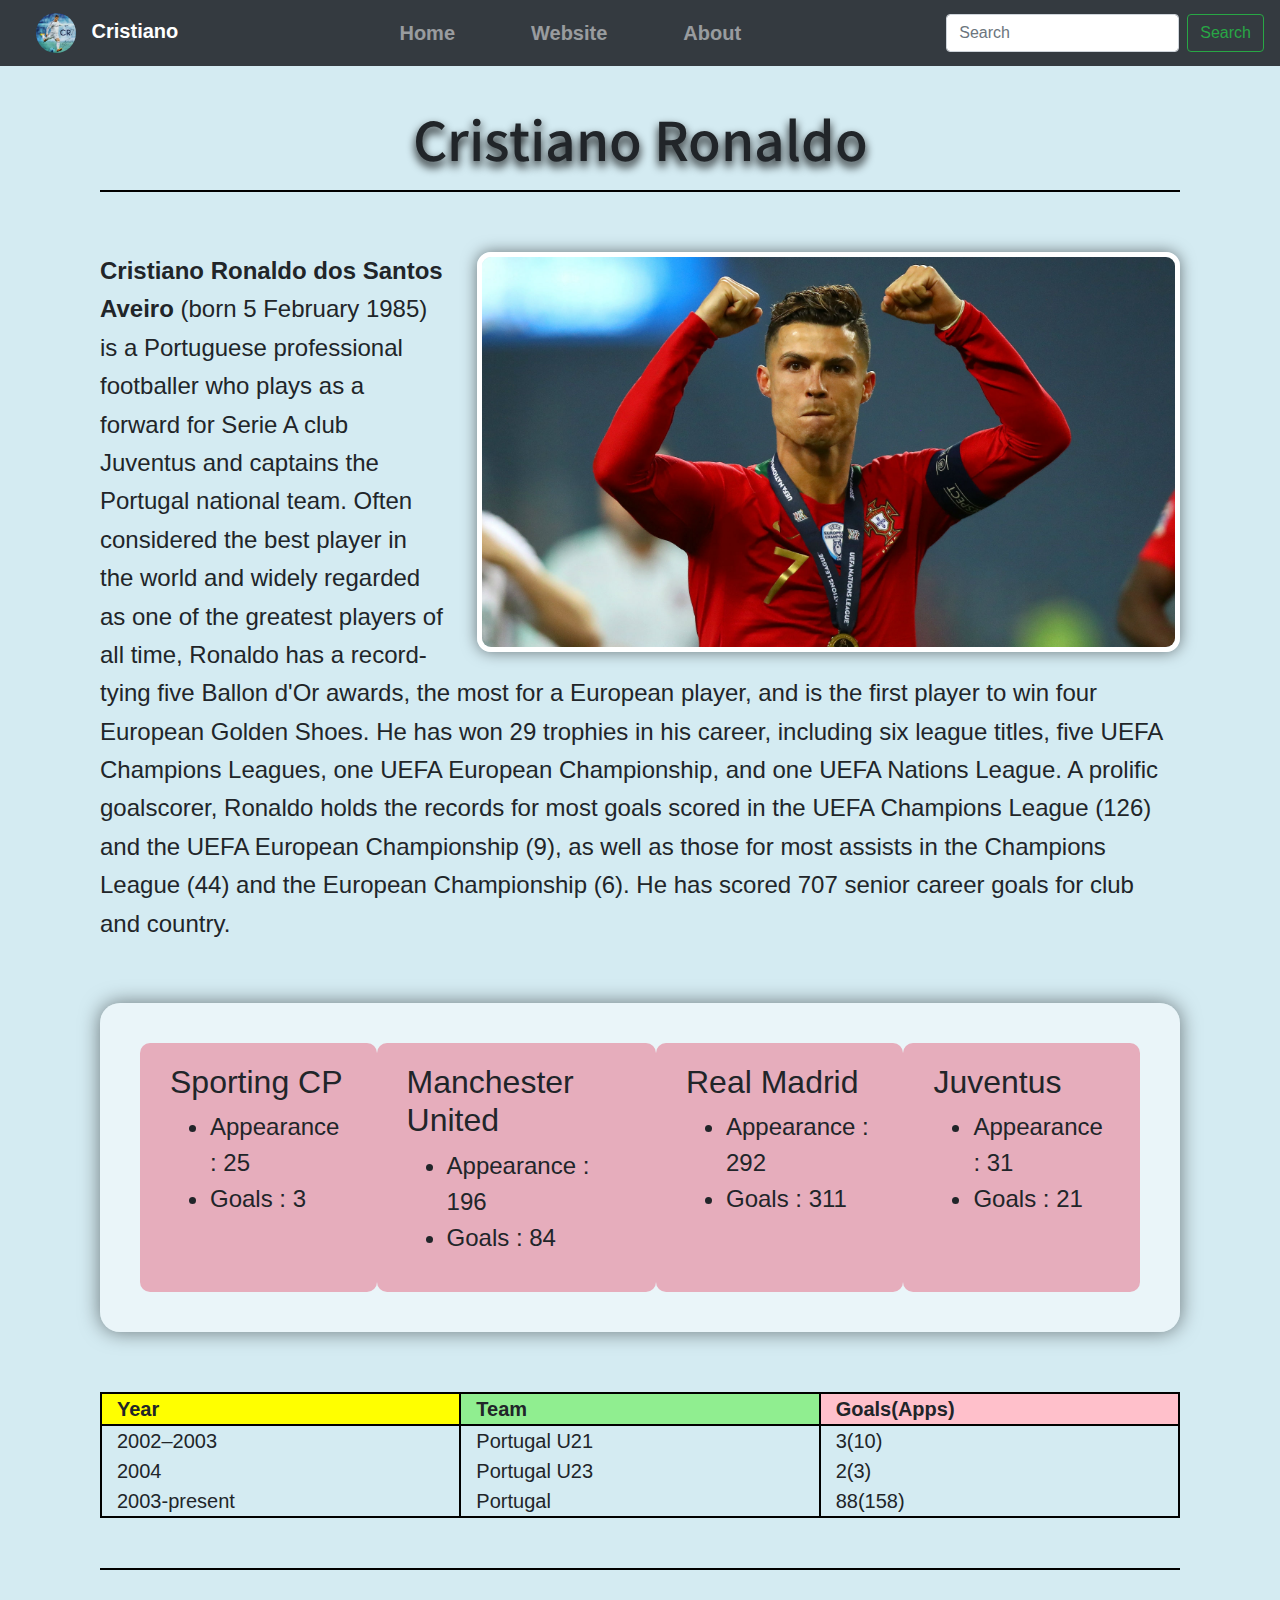
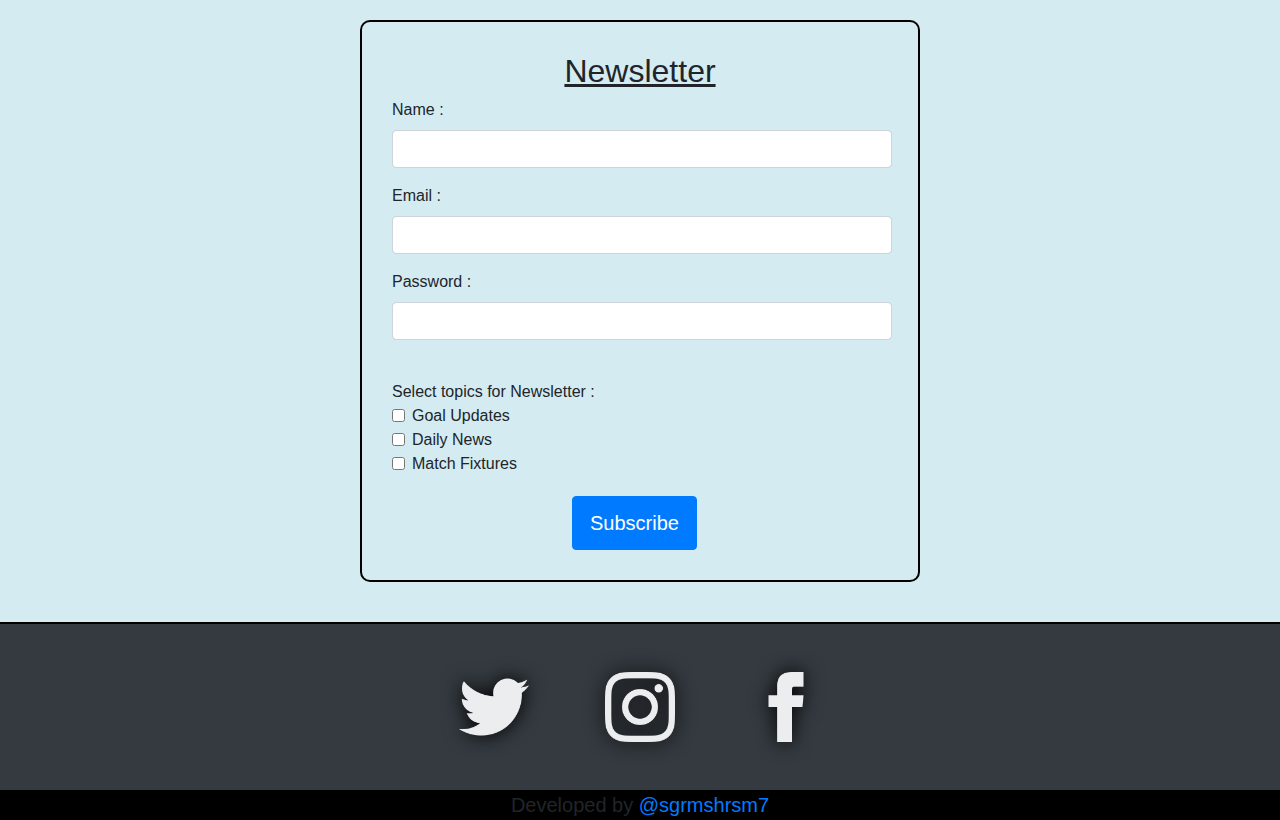
<file: sem3/Pract2/index.html>
<!DOCTYPE html>
<html lang="en" dir="ltr">
  <head>
    <meta charset="utf-8">
    <title>Cristiano</title>
    <link rel="stylesheet" href="https://maxcdn.bootstrapcdn.com/bootstrap/4.0.0/css/bootstrap.min.css" integrity="sha384-Gn5384xqQ1aoWXA+058RXPxPg6fy4IWvTNh0E263XmFcJlSAwiGgFAW/dAiS6JXm" crossorigin="anonymous">
    <link rel="stylesheet" href="style.css">
  </head>
  <body>

    <nav class="navbar navbar-expand-sm bg-dark navbar-dark justify-content-between">
      <a class="navbar-brand" href="#">
        <img src="Images/cristianologo.jpg" alt="Cristiano" width="40px" class="imgcrc">
        <b>Cristiano</b>
      </a>
      <ul class="navbar-nav">
        <li class="nav-item">
          <a class="nav-link" href="#">Home</a>
        </li>
        <li class="nav-item">
          <a class="nav-link" href="https://www.cristianoronaldo.com/#cr7">Website</a>
        </li>
        <li class="nav-item">
          <a class="nav-link" href="https://en.wikipedia.org/wiki/Cristiano_Ronaldo">About</a>
        </li>
      </ul>
      <form class="form-inline">
        <input class="form-control mr-sm-2" type="search" placeholder="Search" aria-label="Search">
        <button class="btn btn-outline-success my-2 my-sm-0" type="submit">Search</button>
      </form>
    </nav>

    <div class="myclass">

    <h1 align="center">Cristiano Ronaldo</h1>

    <img src="Images/cristiano.jpg" alt="Cristiano">

    <p><b>Cristiano Ronaldo dos Santos Aveiro</b> (born 5 February 1985) is a Portuguese professional footballer who plays as a forward for Serie A club Juventus and captains the Portugal national team. Often considered the best player in the world and widely regarded as one of the greatest players of all time, Ronaldo has a record-tying five Ballon d'Or awards, the most for a European player, and is the first player to win four European Golden Shoes. He has won 29 trophies in his career, including six league titles, five UEFA Champions Leagues, one UEFA European Championship, and one UEFA Nations League. A prolific goalscorer, Ronaldo holds the records for most goals scored in the UEFA Champions League (126) and the UEFA European Championship (9), as well as those for most assists in the Champions League (44) and the European Championship (6). He has scored 707 senior career goals for club and country.</p>

    <div class="myflex">
      <div>
        <h2>Sporting CP</h2>
        <ul>
          <li>Appearance : 25</li>
          <li>Goals : 3</li>
        </ul>
      </div>
      <div>
        <h2>Manchester United</h2>
        <ul>
          <li>Appearance : 196</li>
          <li>Goals : 84</li>
        </ul>
      </div>
      <div>
        <h2>Real Madrid</h2>
        <ul>
          <li>Appearance : 292</li>
          <li>Goals : 311</li>
        </ul>
      </div>
      <div>
        <h2>Juventus</h2>
        <ul>
          <li>Appearance : 31</li>
          <li>Goals : 21</li>
        </ul>
      </div>
    </div>

    <div class="container" style="font-size: 15pt; border: 2px solid #000; border-top: 0px;">
      <div class="row">
        <div class="col-sm" style="background-color:yellow; border: 2px solid #000; border-left: 0px;">
            <b>Year</b>
        </div>
        <div class="col-sm" style="background-color: lightgreen; border: 2px solid #000; border-left: 0px;">
            <b>Team</b>
        </div>
        <div class="col-sm" style="background-color:pink; border: 2px solid #000; border-left: 0px; border-right: 0px;">
            <b>Goals(Apps)</b>
        </div>
      </div>
      <div class="row">
        <div class="col-sm" style="border-right: 2px solid #000;">
            2002–2003
        </div>
        <div class="col-sm" style="border-right: 2px solid #000;">
            Portugal U21
        </div>
        <div class="col-sm">
            3(10)
        </div>
      </div>
      <div class="row">
        <div class="col-sm" style="border-right: 2px solid #000;">
            2004
        </div>
        <div class="col-sm" style="border-right: 2px solid #000;">
            Portugal U23
        </div>
        <div class="col-sm">
            2(3)
        </div>
      </div>
      <div class="row">
        <div class="col-sm" style="border-right: 2px solid #000;">
            2003-present
        </div>
        <div class="col-sm" style="border-right: 2px solid #000;">
            Portugal
        </div>
        <div class="col-sm">
            88(158)
        </div>
      </div>
    </div>

    <hr>
    <div class="formcontainer">
      <h2 align="center"><u>Newsletter</u></h2>
      <form action="/action_page.php">
        <div class="form-group">
          <label for="usr">Name :</label>
          <input type="text" class="form-control" id="usr" name="username">
        </div>
        <div class="form-group">
          <label for="usr">Email :</label>
          <input type="text" class="form-control" id="eid" name="email">
        </div>
        <div class="form-group">
          <label for="pwd">Password :</label>
          <input type="password" class="form-control" id="pwd" name="password">
        </div>
        <br>
        Select topics for Newsletter :
        <div class="form-check">
          <label class="form-check-label">
            <input type="checkbox" class="form-check-input" value="">Goal Updates
          </label>
        </div>
        <div class="form-check">
          <label class="form-check-label">
            <input type="checkbox" class="form-check-input" value="">Daily News
          </label>
        </div>
        <div class="form-check">
          <label class="form-check-label">
            <input type="checkbox" class="form-check-input" value="">Match Fixtures
          </label>
        </div>
        <button type="submit" class="btn btn-primary">
          <div class="btntxt">Subscribe</div>
        </button>
      </form>
    </div>
    </div>

    <nav class="navbar navbar-expand-sm bg-dark navbar-dark justify-content-center ft">
      <ul class="navbar-nav">
        <li class="nav-item">
          <a class="nav-link" href="https://twitter.com/Cristiano">
            <img src="Images/twitter.png" alt="Twitter" width="70px" class="imgft">
          </a>
        </li>
        <li class="nav-item">
          <a class="nav-link" href="https://www.instagram.com/cristiano/?hl=en">
            <img src="Images/instagram.png" alt="Instagram" width="70px" class="imgft">
          </a>
        </li>
        <li class="nav-item">
          <a class="nav-link" href="https://www.facebook.com/Cristiano">
            <img src="Images/facebook.png" alt="Facebook" width="70px" class="imgft">
          </a>
        </li>
      </ul>
    </nav>
    <div class="copyright">
      Developed by <a href="https://github.com/sgrmshrsm7">@sgrmshrsm7</a>
    </div>
    <script src="https://code.jquery.com/jquery-3.2.1.slim.min.js" integrity="sha384-KJ3o2DKtIkvYIK3UENzmM7KCkRr/rE9/Qpg6aAZGJwFDMVNA/GpGFF93hXpG5KkN" crossorigin="anonymous"></script>
    <script src="https://cdnjs.cloudflare.com/ajax/libs/popper.js/1.12.9/umd/popper.min.js" integrity="sha384-ApNbgh9B+Y1QKtv3Rn7W3mgPxhU9K/ScQsAP7hUibX39j7fakFPskvXusvfa0b4Q" crossorigin="anonymous"></script>
    <script src="https://maxcdn.bootstrapcdn.com/bootstrap/4.0.0/js/bootstrap.min.js" integrity="sha384-JZR6Spejh4U02d8jOt6vLEHfe/JQGiRRSQQxSfFWpi1MquVdAyjUar5+76PVCmYl" crossorigin="anonymous"></script>
  </body>
</html>
</file>
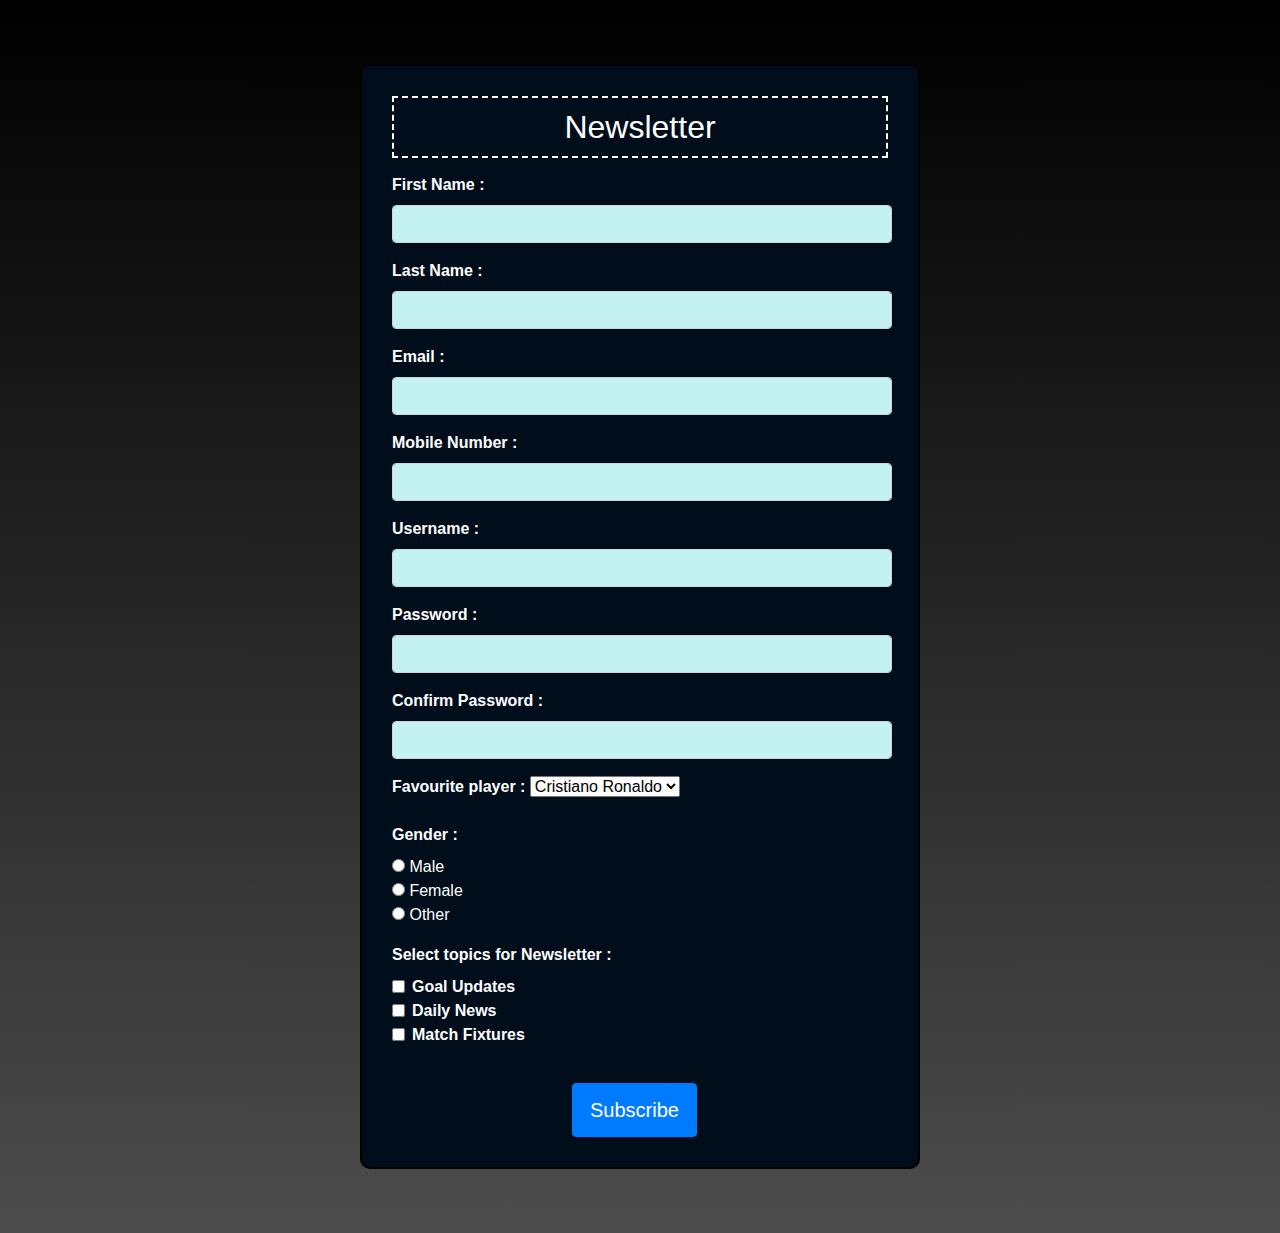
<file: sem3/Pract4/index.html>
<!DOCTYPE html>
<html lang="en">
        <head>
                <meta charset="utf-8">
                <title>Newsletter Form</title>
                <link rel='stylesheet' href='style.css' type='text/css' />
                <link rel="stylesheet" href="https://maxcdn.bootstrapcdn.com/bootstrap/4.0.0/css/bootstrap.min.css" integrity="sha384-Gn5384xqQ1aoWXA+058RXPxPg6fy4IWvTNh0E263XmFcJlSAwiGgFAW/dAiS6JXm" crossorigin="anonymous">
                <link rel="stylesheet" href="style.css">
        </head>
        <body>
                <div class="formcontainer">
                        <h2 align="center">Newsletter</h2>
                        <form name="newsletterform" action="#">
                                <div class="form-group">
                                        <label for="fname">First Name :</label>
                                        <input type="text" class="form-control" id="name" name="firstname">
                                </div>
                                <div class="form-group">
                                        <label for="lname">Last Name :</label>
                                        <input type="text" class="form-control" id="name" name="lastname">
                                </div>
                                <div class="form-group">
                                        <label for="email">Email :</label>
                                        <input type="text" class="form-control" id="eid" name="email">
                                </div>
                                <div class="form-group">
                                        <label for="mobilenumber">Mobile Number :</label>
                                        <input type="text" class="form-control" id="mobilenumber" name="mobile">
                                </div>
                                <div class="form-group">
                                        <label for="usr">Username :</label>
                                        <input type="text" class="form-control" id="usr" name="username">
                                </div>
                                <div class="form-group">
                                        <label for="pwd">Password :</label>
                                        <input type="password" class="form-control" id="pwd" name="password">
                                </div>
                                <div class="form-group">
                                        <label for="cpwd">Confirm Password :</label>
                                        <input type="password" class="form-control" id="cpwd" name="confirmpassword">
                                </div>

                                <div class="form-group">
                                        <label for="cpwd">Favourite player :</label>
                                         <select>
                                                <option value="cristiano">Cristiano Ronaldo</option>
                                                <option value="messi">Leonel Messi</option>
                                        </select> 
                                </div>
                                <div class="form-group">
                                        <label for="cpwd">Gender :</label>
                                                <br>
                                                <input type="radio" name="gender" value="male"> Male<br>
                                                <input type="radio" name="gender" value="female"> Female<br>
                                                <input type="radio" name="gender" value="other"> Other
                                </div>
                                <div class="form-group">
                                        <label for="pwd">Select topics for Newsletter :</label>
                                        <div class="form-check">
                                                <label class="form-check-label">
                                                        <input type="checkbox" class="form-check-input" value="">Goal Updates
                                                </label>
                                        </div>
                                        <div class="form-check">
                                                <label class="form-check-label">
                                                        <input type="checkbox" class="form-check-input" value="">Daily News
                                                </label>
                                        </div>
                                        <div class="form-check">
                                                <label class="form-check-label">
                                                        <input type="checkbox" class="form-check-input" value="">Match Fixtures
                                                </label>
                                        </div>
                                </div>
                                
                                <button type="submit" class="btn btn-primary" onclick="ValidateData(document.newsletterform.firstname, document.newsletterform.username, document.newsletterform.password, document.newsletterform.confirmpassword, document.newsletterform.email, document.newsletterform.mobile)">
                                        <div class="btntxt">Subscribe</div>
                                </button>
                        </form>
                </div>
                <script src="function.js"></script>
                <script src="https://code.jquery.com/jquery-3.2.1.slim.min.js" integrity="sha384-KJ3o2DKtIkvYIK3UENzmM7KCkRr/rE9/Qpg6aAZGJwFDMVNA/GpGFF93hXpG5KkN" crossorigin="anonymous"></script>
                <script src="https://cdnjs.cloudflare.com/ajax/libs/popper.js/1.12.9/umd/popper.min.js" integrity="sha384-ApNbgh9B+Y1QKtv3Rn7W3mgPxhU9K/ScQsAP7hUibX39j7fakFPskvXusvfa0b4Q" crossorigin="anonymous"></script>
                <script src="https://maxcdn.bootstrapcdn.com/bootstrap/4.0.0/js/bootstrap.min.js" integrity="sha384-JZR6Spejh4U02d8jOt6vLEHfe/JQGiRRSQQxSfFWpi1MquVdAyjUar5+76PVCmYl" crossorigin="anonymous"></script>
        </body>
</html>
</file>
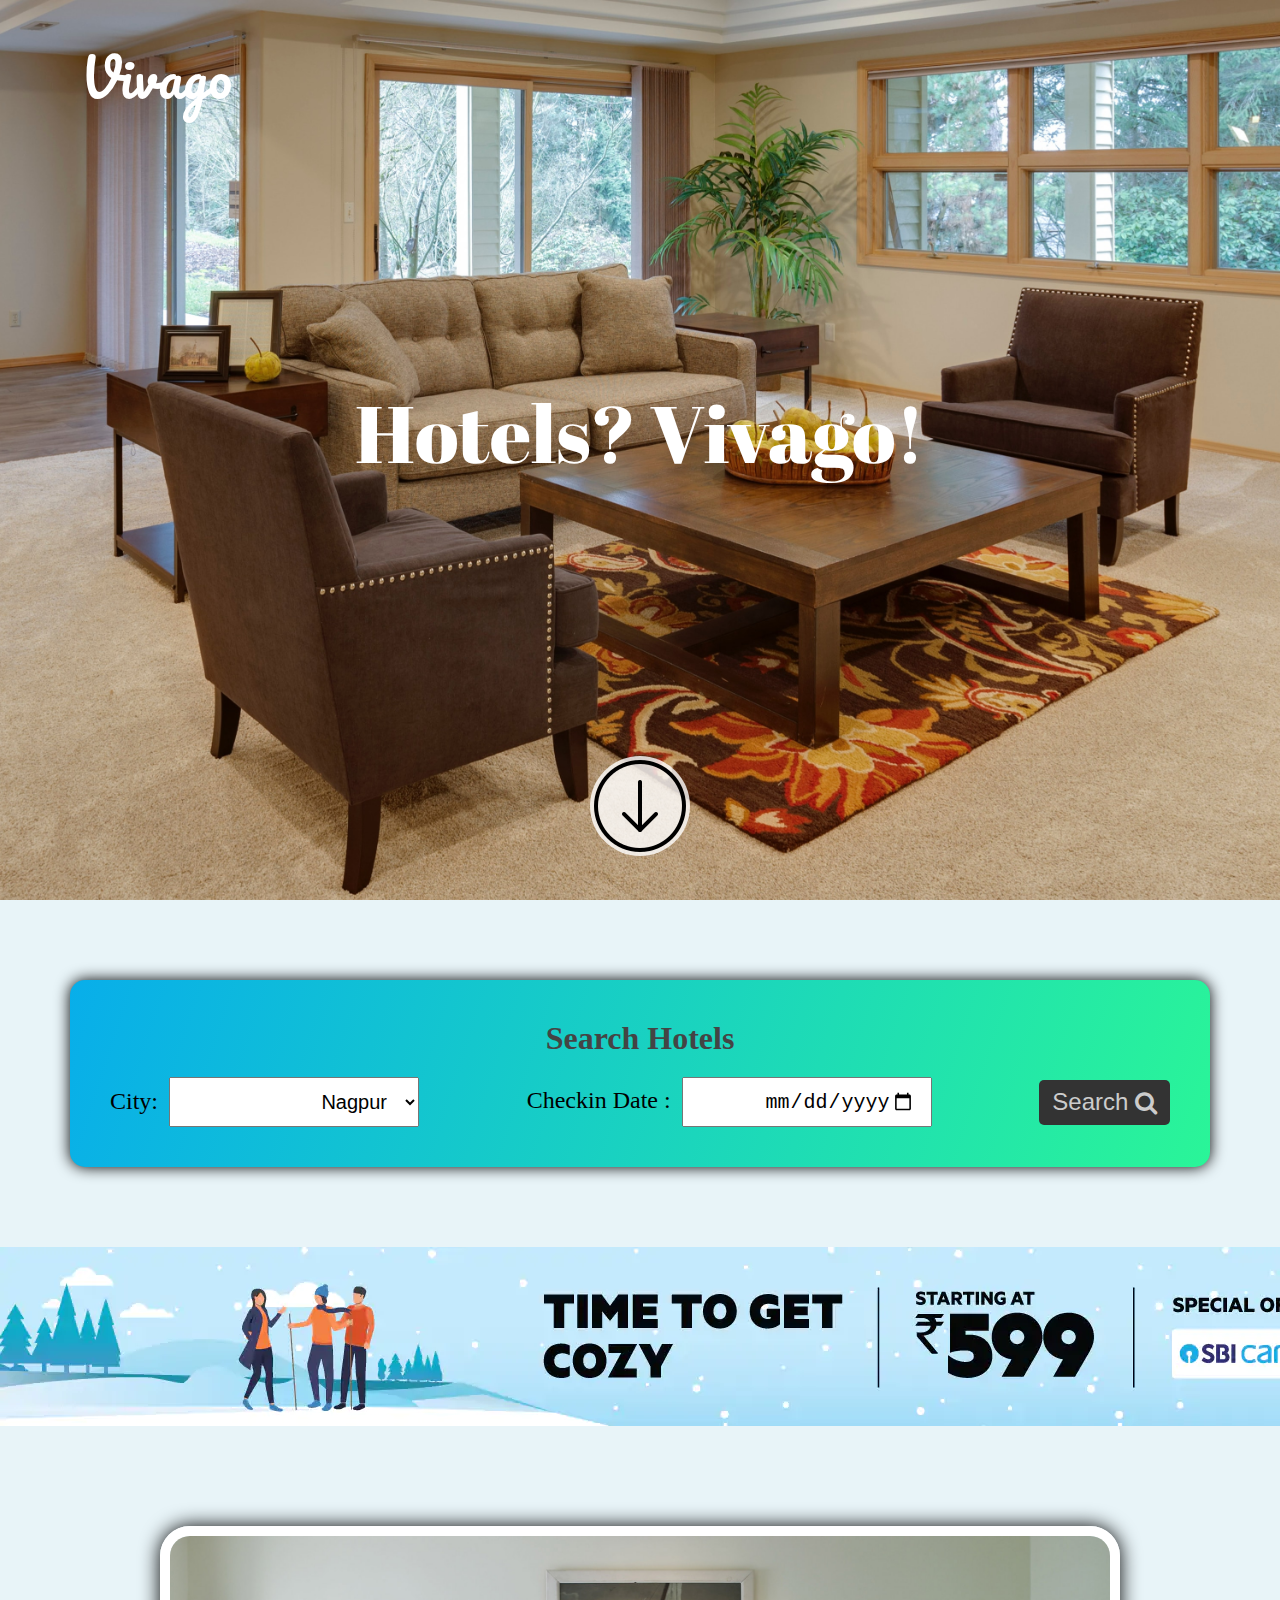
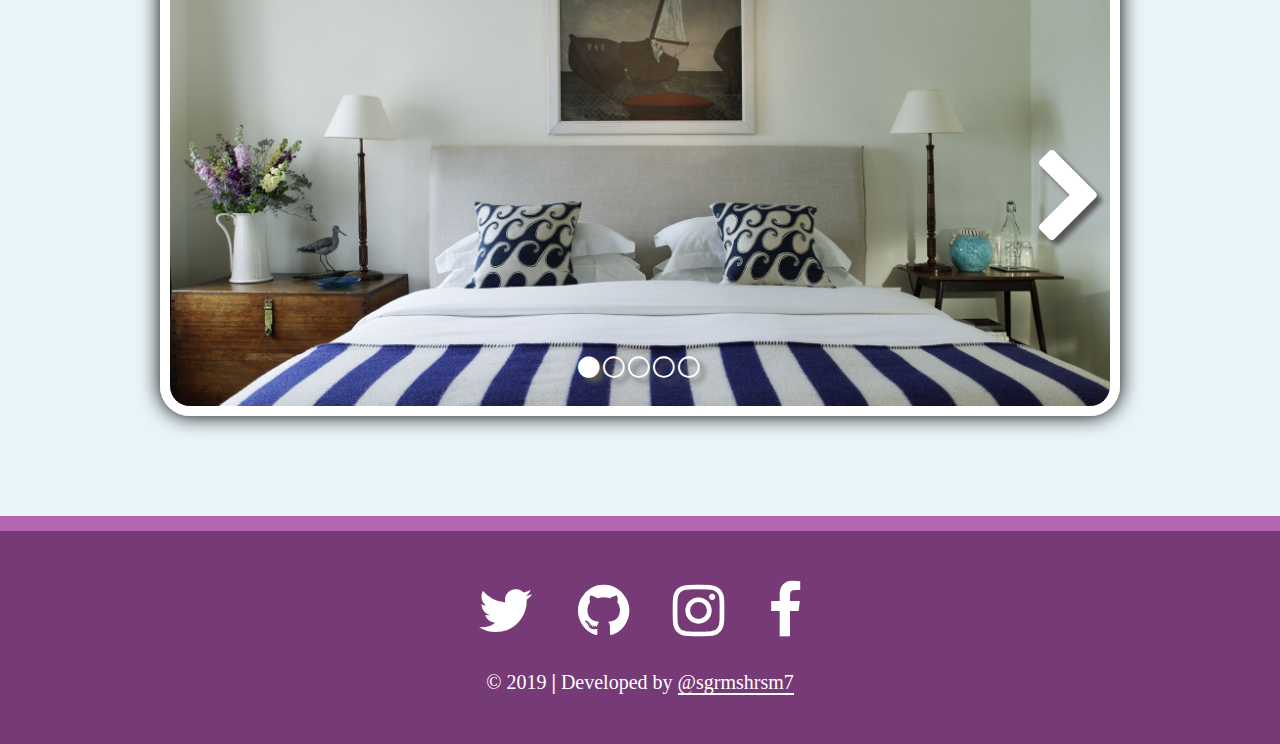
<file: sem3/Pract6/index.html>
<!DOCTYPE html>
<html lang="en" dir="ltr">
        <head>
                <meta charset="utf-8">
                <link rel="stylesheet" href="Style/style.css">
                <link rel="stylesheet" href="Style/slide.css">
                <link rel="stylesheet" href="https://cdnjs.cloudflare.com/ajax/libs/font-awesome/4.7.0/css/font-awesome.min.css">
                <link rel="icon" type="image/png" href="Images/Vivago.png">
                <title>Vivago</title>
        </head>
        <body>
                <header>
                        <div class="head-flex">
                                <a href="index.html" class="sitetitle">
                                        Vivago
                                </a>
                        </div>
                        <div class="header-content">
                                Hotels? Vivago!
                        </div>
                        <img src="Images/scroll.png" alt="ScrollDown" onClick="document.getElementById('maincontent').scrollIntoView();" class="scrolldowntocontent">
                </header>
                <div id="maincontent"></div>

                <form class="search-container" action="Php/vivago.php" method="post">
                        <h1>Search Hotels</h1>
                        <div class="search-bar">
                                <div class="">

                                <label for="">City: </label>
                                        <select name="city">
                                                <option value="Nagpur">Nagpur</option>
                                                <option value="Delhi">Delhi</option>
                                                <option value="Hyderabad">Hyderabad</option>
                                                <option value="Chennai">Chennai</option>
                                                <option value="Mumbai">Mumbai</option>
                                        </select>

                                </div>
                                <div>
                                        <label for="">Checkin Date : </label>
                                        <input type="date" name="" value="" placeholder="Checkin Date" required>
                                </div>
                                <button type="submit" class="searchbutton">Search&nbsp;<i class="fa fa-search"></i></button>
                        </div>
                </form>

                <a href="offers.html">
                        <img src="Images/offer.png" alt="Offer" class="imgoffer">
                </a>

                <div class="main">
                        <div class="slider">
                                <ul class="slider-parent">
                                        <li class="images-list" data-slider="1"></li>
                                        <li class="images-list" data-slider="2"></li>
                                        <li class="images-list" data-slider="3"></li>
                                        <li class="images-list" data-slider="4"></li>
                                        <li class="images-list" data-slider="5"></li>
                                        <li class="images-list" data-slider="6"></li>
                                </ul>
                                <ol class="buttom-circles">
                                        <li class="buttom-circles-list slider-active" data-slider="1"><i class="fa fa-circle-thin"></i></li>
                                        <li class="buttom-circles-list" data-slider="2"><i class="fa fa-circle-thin"></i></li>
                                        <li class="buttom-circles-list" data-slider="3"><i class="fa fa-circle-thin"></i></li>
                                        <li class="buttom-circles-list" data-slider="4"><i class="fa fa-circle-thin"></i></li>
                                        <li class="buttom-circles-list" data-slider="5"><i class="fa fa-circle-thin"></i></li>
                                        <li class="buttom-circles-list" data-slider="6"></li>
                                </ol>
                                <i class="fa fa-chevron-right fa-5x"></i>
                                <i class="fa fa-chevron-left fa-5x"></i>
                        </div>
                </div>

                <footer>
                        <div class="followtray">
                                <a href="https://twitter.com/sgrmshrsm7" class="fa fa-twitter"></a>
                                <a href="https://github.com/sgrmshrsm7" class="fa fa-github"></a>
                                <a href="https://instagram.com/sgrmshrsm7" class="fa fa-instagram"></a>
                                <a href="https://facebook.com/sgrmshrsm7" class="fa fa-facebook"></a>
                        </div>
                        <div class="copyrights">
                                &copy; 2019 <b>|</b> Developed by <a href="https://sgrmshrsm7.github.io">@sgrmshrsm7</a>
                        </div>
                </footer>

                <script src="https://cdnjs.cloudflare.com/ajax/libs/jquery/1.12.4/jquery.min.js"></script>
	        <script  src="jS/slide.js" type="text/javascript"></script>
        </body>
</html>
</file>
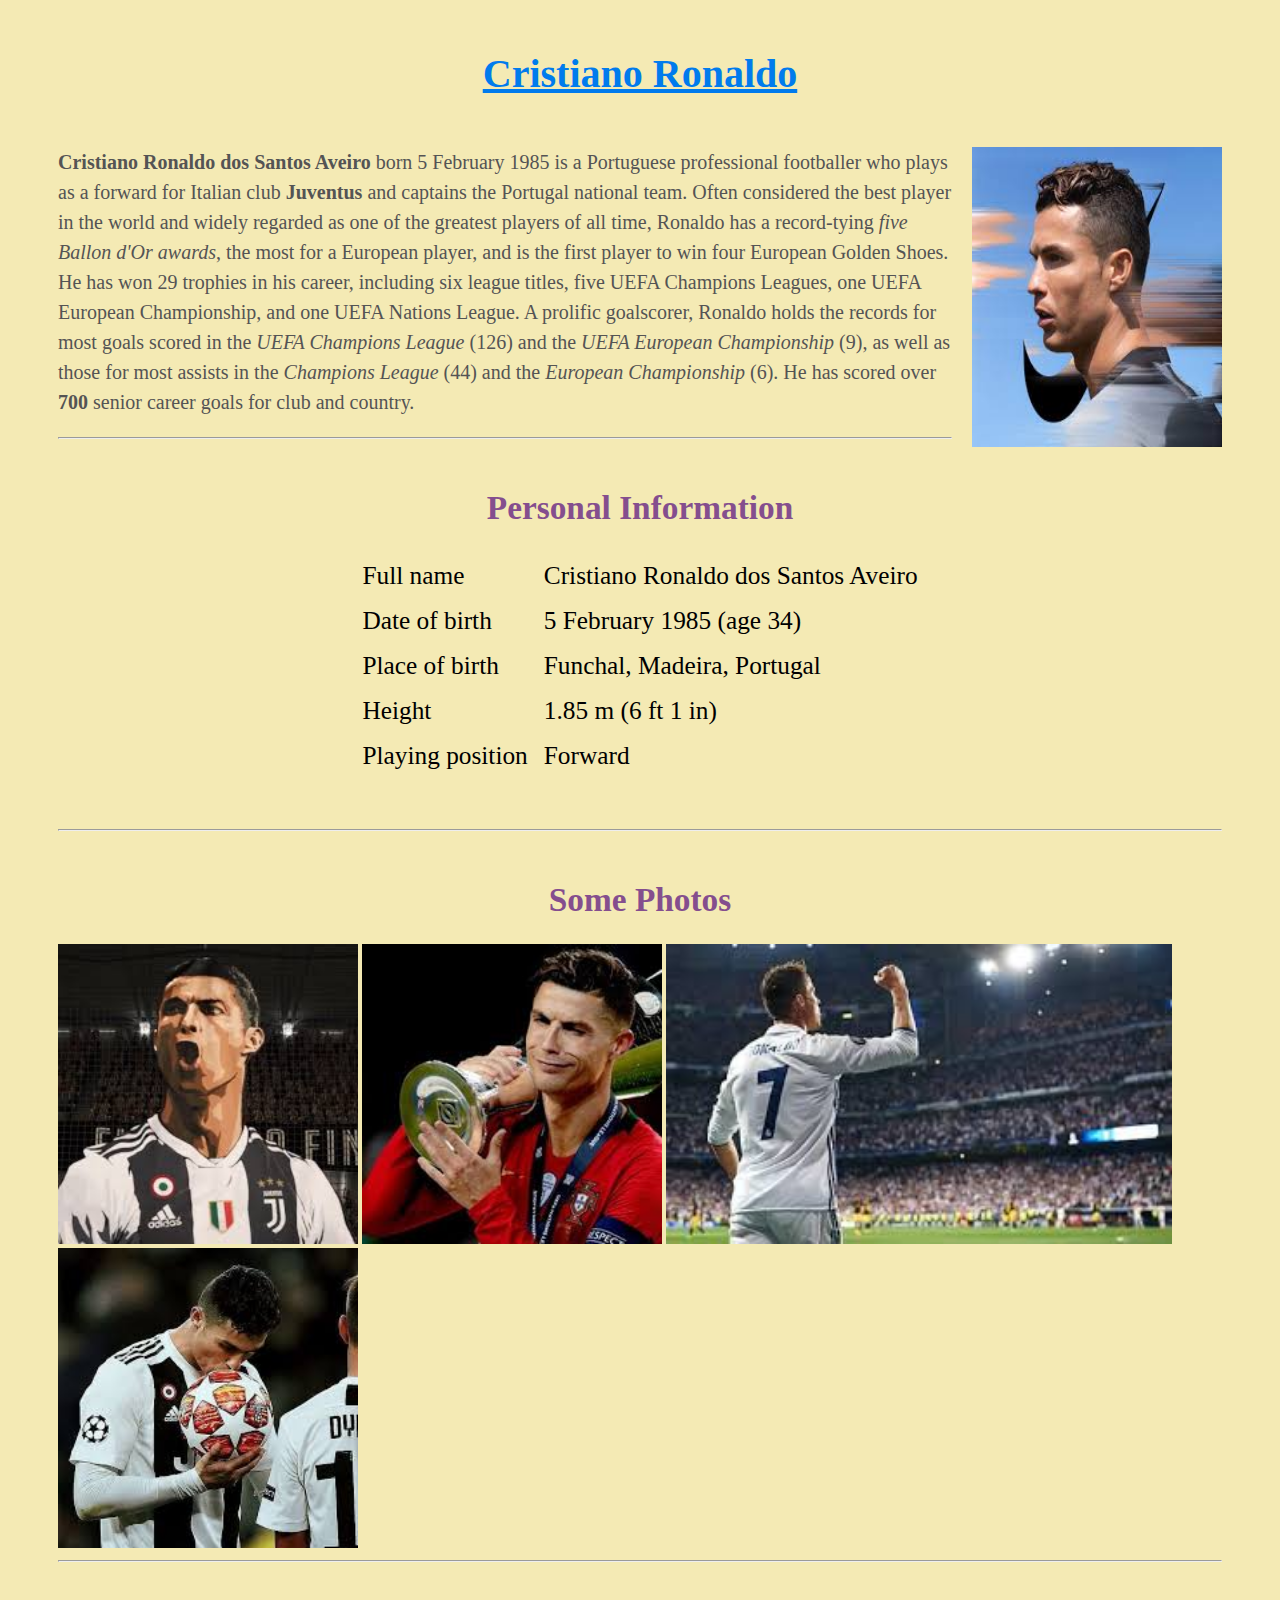
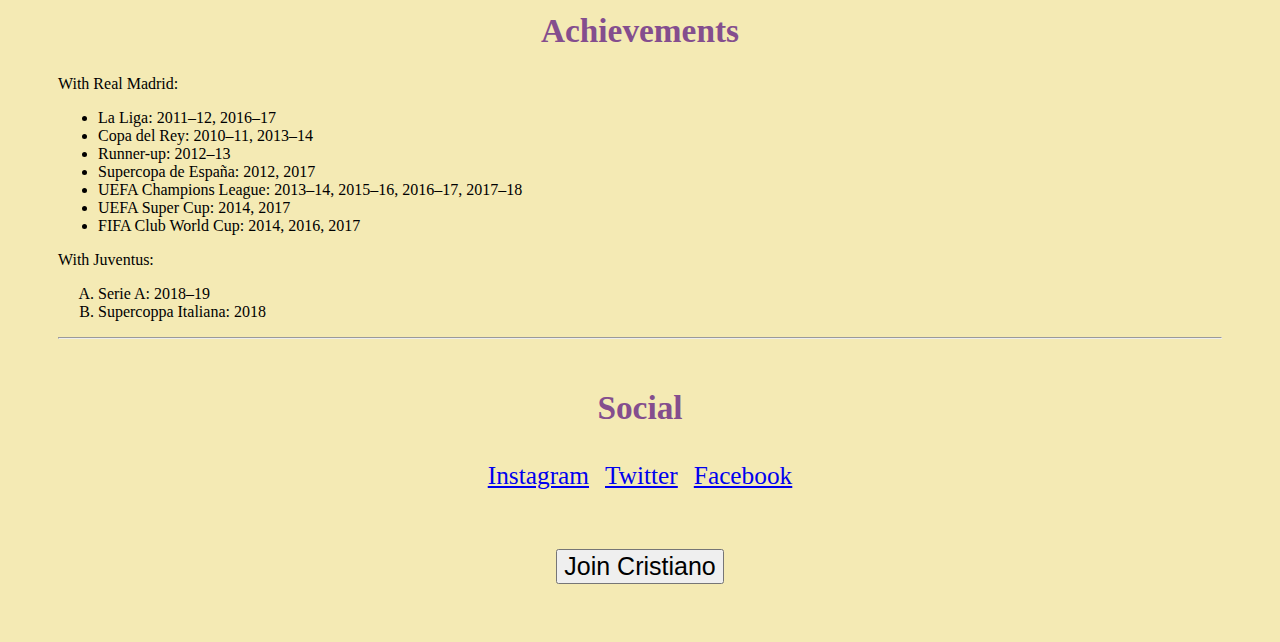
<file: sem3/Pract1/cristiano.html>
<!DOCTYPE html>
<html lang="en" dir="ltr">
  <head>
    <meta charset="utf-8">
    <title>Cristiano</title>
  </head>
  <body style="background-color:#f4eab4; padding: 0 50px; padding-bottom: 50px;">
    <h1 align="center" style="color:#007bed; margin: 50px; font-size: 30pt;">
      <u>
        Cristiano Ronaldo
      </u>
    <h1>
      <img alt="Cristiano" src="Images/cristiano.jpeg" style="float: right; margin-left: 20px;" height="300px" width="250px">
    <p style="font-size: 15pt; font-weight: normal; line-height: 1.5; color: #545454;">
      <b>Cristiano Ronaldo dos Santos Aveiro</b> born 5 February 1985 is a Portuguese professional footballer who plays as a forward for Italian club <strong>Juventus</strong> and captains the Portugal national team. Often considered the best player in the world and widely regarded as one of the greatest players of all time, Ronaldo has a record-tying <em>five Ballon d'Or awards</em>, the most for a European player, and is the first player to win four European Golden Shoes. He has won 29 trophies in his career, including six league titles, five UEFA Champions Leagues, one UEFA European Championship, and one UEFA Nations League. A prolific goalscorer, Ronaldo holds the records for most goals scored in the <em>UEFA Champions League</em> (126) and the <em>UEFA European Championship</em> (9), as well as those for most assists in the <em>Champions League</em> (44) and the <em>European Championship</em> (6). He has scored over <strong>700</strong> senior career goals for club and country.
    </p>
    <hr>
    <h2 align="center" style="color:  #844e8e; margin: 25px; margin-top: 50px; font-size: 25pt;">
      Personal Information
    </h2>
    <table align="center" style="font-size: 19pt; margin-bottom: 50px;">
      <tr>
        <td style="padding: 7px;">Full name</td>
        <td style="padding: 7px;">Cristiano Ronaldo dos Santos Aveiro</td>
      </tr>
      <tr>
        <td style="padding: 7px;">Date of birth</td>
        <td style="padding: 7px;">5 February 1985 (age 34)</td>
      </tr>
      <tr>
        <td style="padding: 7px;">Place of birth</td>
        <td style="padding: 7px;">Funchal, Madeira, Portugal</td>
      </tr>
      <tr>
        <td style="padding: 7px;">Height</td>
        <td style="padding: 7px;">1.85 m (6 ft 1 in)</td>
      </tr>
      <tr>
        <td style="padding: 7px;">Playing position</td>
        <td style="padding: 7px;">Forward</td>
      </tr>
    </table>
    <hr>
    <h2 align="center" style="color:  #844e8e; margin: 25px; margin-top: 50px; font-size: 25pt;">
      Some Photos
    </h2>
    <img src="Images/p1.jpeg" height="300px" width="auto" alt="">
    <img src="Images/p2.jpeg" height="300px" width="auto" alt="">
    <img src="Images/p3.jpeg" height="300px" width="auto" alt="">
    <img src="Images/p4.jpeg" height="300px" width="auto" alt="">
    <hr>
    <h2 align="center" style="color:  #844e8e; margin: 25px; margin-top: 50px; font-size: 25pt;">
      Achievements
    </h2>
    With Real Madrid:
    <ul>
    <li>La Liga: 2011–12, 2016–17</li>
    <li>Copa del Rey: 2010–11, 2013–14</li>
    <li>Runner-up: 2012–13</li>
    <li>Supercopa de España: 2012, 2017</li>
    <li>UEFA Champions League: 2013–14, 2015–16, 2016–17, 2017–18</li>
    <li>UEFA Super Cup: 2014, 2017</li>
    <li>FIFA Club World Cup: 2014, 2016, 2017</li>
  </ul>

With Juventus:
<ol type="A">
<li>Serie A: 2018–19</li>
<li>Supercoppa Italiana: 2018</li>
</ol>
<hr>
    <h2 align="center" style="color:  #844e8e; margin: 25px; margin-top: 50px; font-size: 25pt;">
      Social
    </h2>
    <table align="center" style="font-size: 19pt; margin-bottom: 50px;">
      <tr>
        <td style="padding: 7px;"><a href="https://www.instagram.com/cristiano/">Instagram</a></td>
        <td style="padding: 7px;"><a href="https://twitter.com/Cristiano">Twitter</a></td>
        <td style="padding: 7px;"><a href="https://www.facebook.com/Cristiano/">Facebook</a></td>
      </tr>
    </table>
    <div align="center">
    <a href="https://www.cristianoronaldo.com/"><button style="font-size: 25px;">Join Cristiano</button></a>
  </div>
  </body>
</html>
</file>
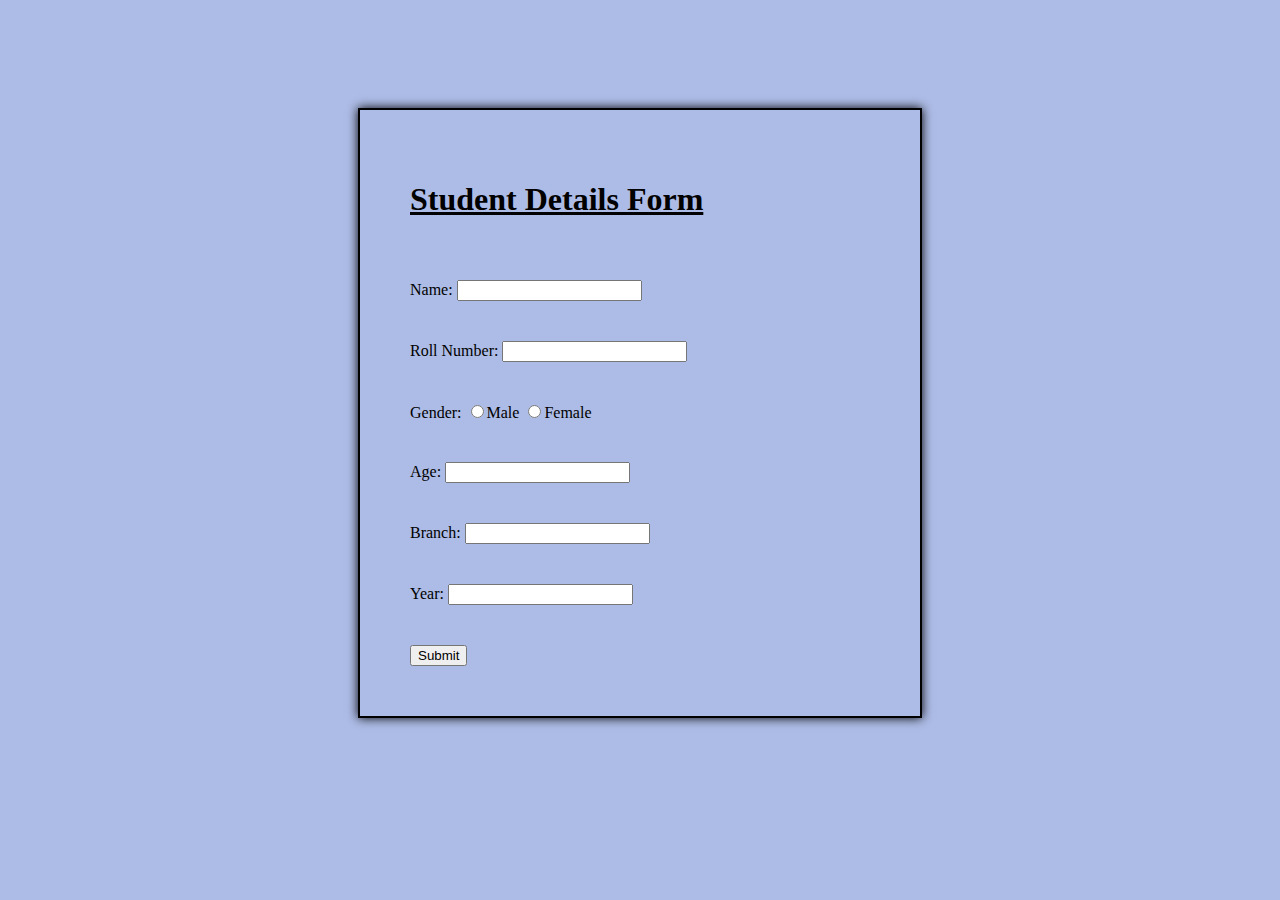
<file: sem3/Pract5/indexget.html>
<!DOCTYPE html>
<html lang="en" dir="ltr">
        <head>
                <meta charset="utf-8">
                <title>Form Handling</title>
                <link rel="stylesheet" href="style.css">
        </head>
        <body>
                <form action="http://localhost/sgr1.php" method="get">
                        <div class="form-flex">
                                <div>
                                        <h1><u>Student Details Form</u></h1>
                                </div>
                                <div>Name: <input type="text" name="name" required></div>
                                <div>Roll Number: <input type="number" name="roll" required></div>
                                <div>Gender: <input type="radio" name="gen" value="male">Male <input type="radio" name="gen" value="female">Female</div>
                                <div>Age: <input type="number" name="age"></div>
                                <div>Branch: <input type="text" name="branch"></div>
                                <div>Year: <input type="number" name="year"></div>
                                <div><input type="submit" value="Submit"></div>
                        </div>
                </form>
        </body>
</html>
</file>
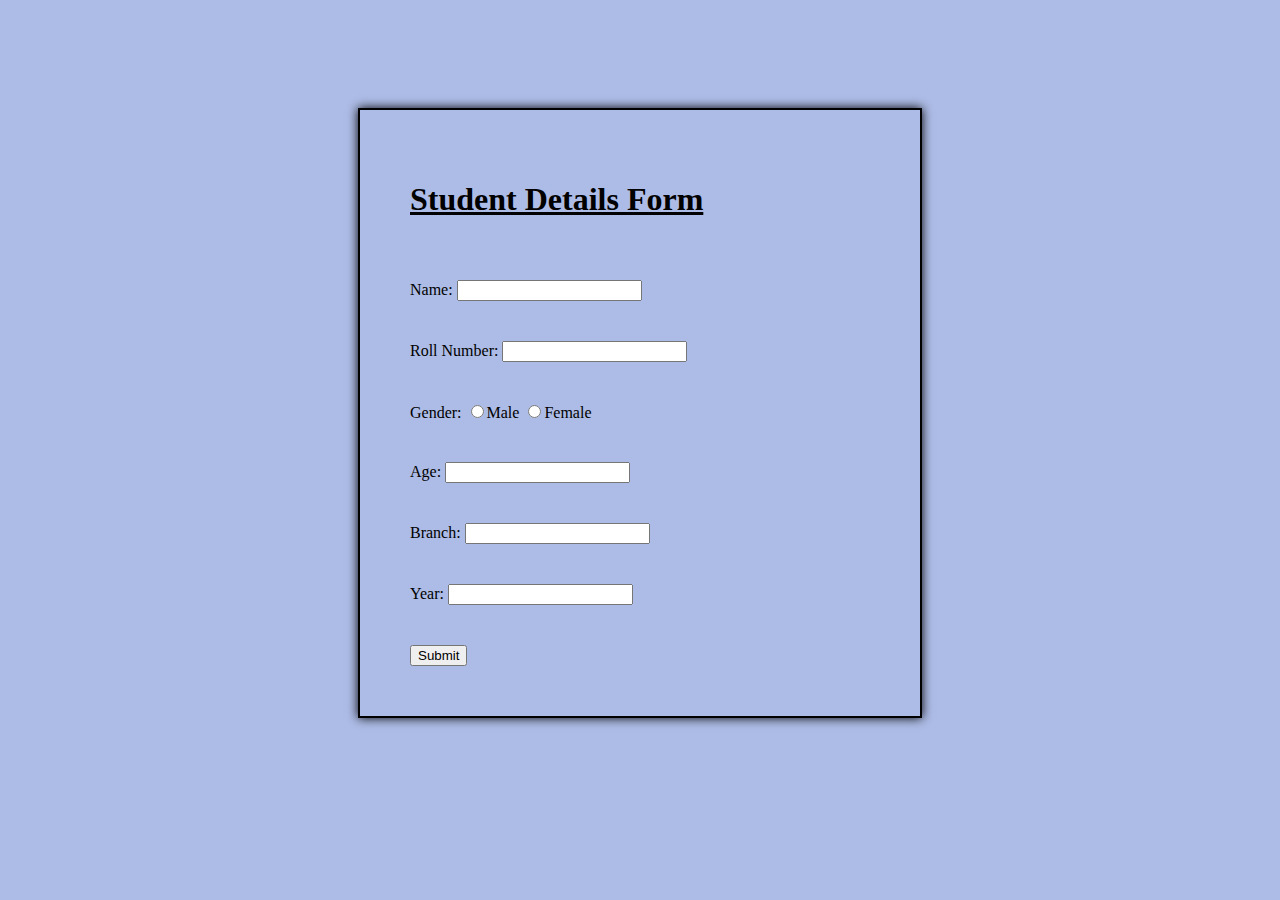
<file: sem3/Pract5/indexpost.html>
<!DOCTYPE html>
<html lang="en" dir="ltr">
        <head>
                <meta charset="utf-8">
                <title>Form Handling</title>
                <link rel="stylesheet" href="style.css">
        </head>
        <body>
                <form action="http://localhost/postform.php" method="post">
                        <div class="form-flex">
                                <div>
                                        <h1><u>Student Details Form</u></h1>
                                </div>
                                <div>Name: <input type="text" name="name" required></div>
                                <div>Roll Number: <input type="number" name="roll" required></div>
                                <div>Gender: <input type="radio" name="gen" value="male">Male <input type="radio" name="gen" value="female">Female</div>
                                <div>Age: <input type="number" name="age"></div>
                                <div>Branch: <input type="text" name="branch"></div>
                                <div>Year: <input type="number" name="year"></div>
                                <div><input type="submit" value="Submit"></div>
                        </div>
                </form>
        </body>
</html>
</file>
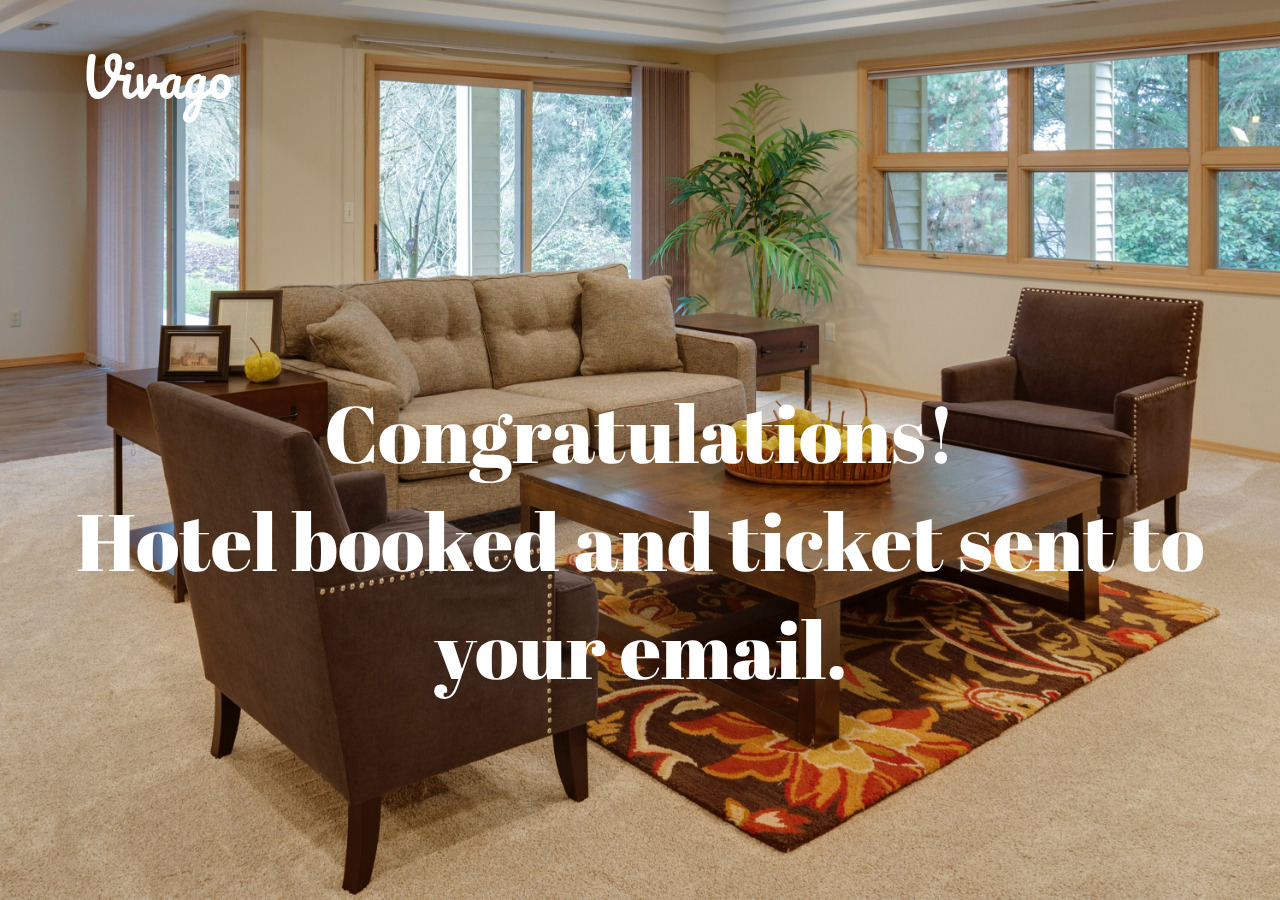
<file: sem3/Pract6/congrats.html>
<!DOCTYPE html>
<html lang="en" dir="ltr">
        <head>
                <meta charset="utf-8">
                <link rel="stylesheet" href="Style/style.css">
                <link rel="stylesheet" href="Style/slide.css">
                <link rel="stylesheet" href="https://cdnjs.cloudflare.com/ajax/libs/font-awesome/4.7.0/css/font-awesome.min.css">
                <link rel="icon" type="image/png" href="Images/Vivago.png">
                <title>Vivago</title>
        </head>
        <body>
                <header>
                        <div class="head-flex">
                                <a href="index.html" class="sitetitle">
                                        Vivago
                                </a>
                        </div>
                        <div class="header-content">
                                Congratulations!<br>
                                Hotel booked and ticket sent to your email.
                        </div>
                </header>
                <script src="https://cdnjs.cloudflare.com/ajax/libs/jquery/1.12.4/jquery.min.js"></script>
        </body>
</html>
</file>
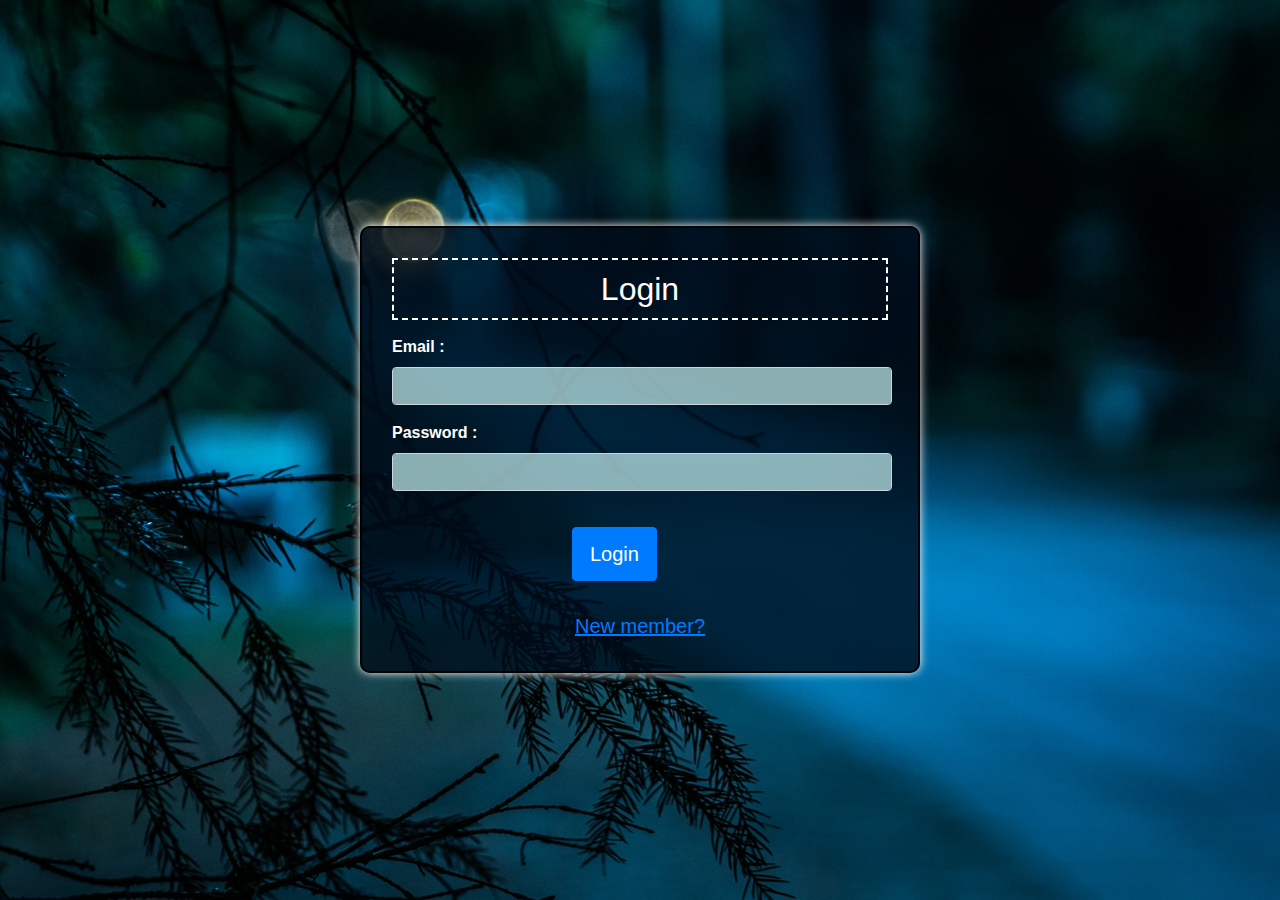
<file: sem3/Pract6/login.html>
<!DOCTYPE html>
<html lang="en">
        <head>
                <meta charset="utf-8">
                <title>Vivago - Login</title>
                <link rel='stylesheet' href='Style/loginstyle.css' type='text/css' />
                <link rel="icon" type="image/png" href="Images/Vivago.png">
                <link rel="stylesheet" href="https://maxcdn.bootstrapcdn.com/bootstrap/4.0.0/css/bootstrap.min.css" integrity="sha384-Gn5384xqQ1aoWXA+058RXPxPg6fy4IWvTNh0E263XmFcJlSAwiGgFAW/dAiS6JXm" crossorigin="anonymous">
        </head>
        <body style="height: 100vh; padding-top: 200px;">
                <div class="formcontainer">
                        <h2 align="center">Login</h2>
                        <form name="loginform" action="Php/check.php" method="post">
                                <div class="form-group">
                                        <label for="usr">Email :</label>
                                        <input type="text" class="form-control" id="usr" name="email" required>
                                </div>
                                <div class="form-group">
                                        <label for="pwd">Password :</label>
                                        <input type="password" class="form-control" id="pwd" name="password" required>
                                </div>
                                <button type="submit" class="btn btn-primary">
                                        <div class="btntxt">Login</div>
                                </button>
                        </form>
                        <a href="signup.html" class="alreadymem">New member?</a>
                </div>
                <script src="https://code.jquery.com/jquery-3.2.1.slim.min.js" integrity="sha384-KJ3o2DKtIkvYIK3UENzmM7KCkRr/rE9/Qpg6aAZGJwFDMVNA/GpGFF93hXpG5KkN" crossorigin="anonymous"></script>
                <script src="https://cdnjs.cloudflare.com/ajax/libs/popper.js/1.12.9/umd/popper.min.js" integrity="sha384-ApNbgh9B+Y1QKtv3Rn7W3mgPxhU9K/ScQsAP7hUibX39j7fakFPskvXusvfa0b4Q" crossorigin="anonymous"></script>
                <script src="https://maxcdn.bootstrapcdn.com/bootstrap/4.0.0/js/bootstrap.min.js" integrity="sha384-JZR6Spejh4U02d8jOt6vLEHfe/JQGiRRSQQxSfFWpi1MquVdAyjUar5+76PVCmYl" crossorigin="anonymous"></script>
        </body>
</html>
</file>
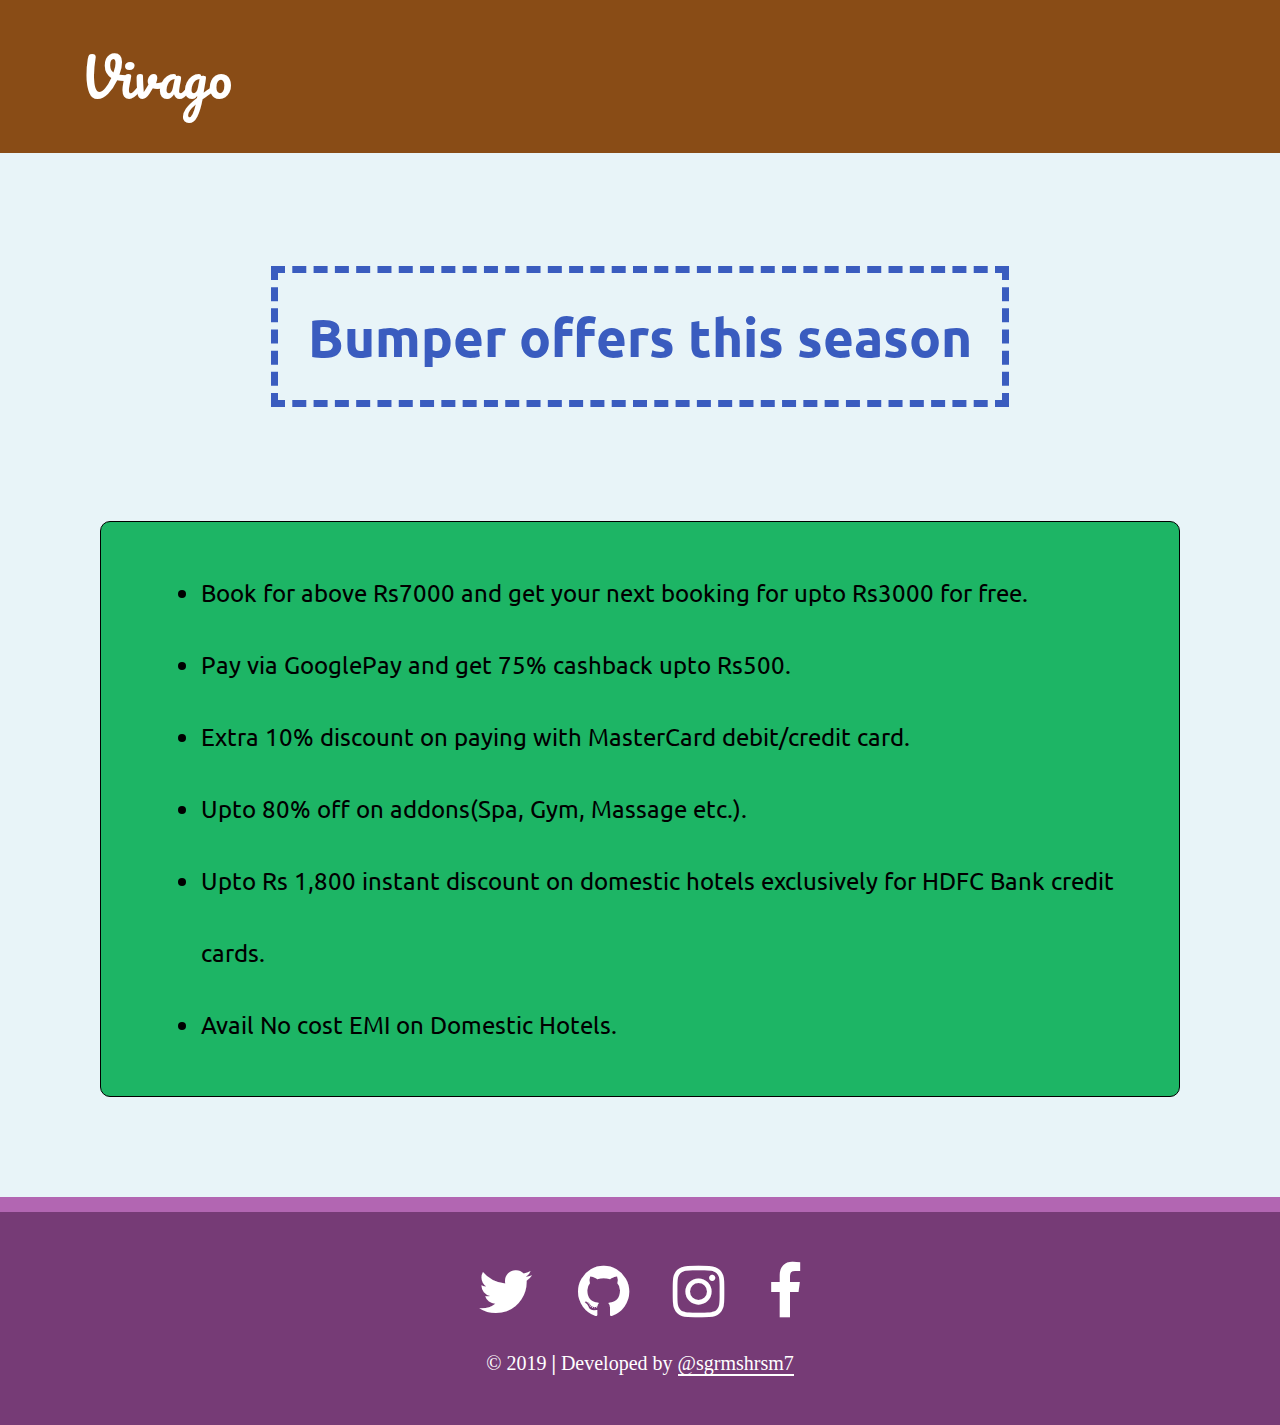
<file: sem3/Pract6/offers.html>
<!DOCTYPE html>
<html lang="en" dir="ltr">
        <head>
                <meta charset="utf-8">
                <link rel="stylesheet" href="Style/style.css">
                <link rel="stylesheet" href="https://cdnjs.cloudflare.com/ajax/libs/font-awesome/4.7.0/css/font-awesome.min.css">
                <link rel="icon" type="image/png" href="Images/Vivago.png">
                <title>Vivago - Offers</title>
        </head>
        <body>
                <header class="notfull">
                        <div class="head-flex">
                                <a href="index.html" class="sitetitle">
                                        Vivago
                                </a>
                        </div>
                </header>

                <h1 class="bumpertitle"><span>Bumper offers this season</span></h1>
                <ul class="bumperlist">
                        <li>Book for above Rs7000 and get your next booking for upto Rs3000 for free.</li>
                        <li>Pay via GooglePay and get 75% cashback upto Rs500.</li>
                        <li>Extra 10% discount on paying with MasterCard debit/credit card.</li>
                        <li>Upto 80% off on addons(Spa, Gym, Massage etc.).</li>
                        <li>Upto Rs 1,800 instant discount on domestic hotels exclusively for HDFC Bank credit cards.</li>
                        <li>Avail No cost EMI on Domestic Hotels.</li>
                </ul>
                <footer>
                        <div class="followtray">
                                <a href="https://twitter.com/sgrmshrsm7" class="fa fa-twitter"></a>
                                <a href="https://github.com/sgrmshrsm7" class="fa fa-github"></a>
                                <a href="https://instagram.com/sgrmshrsm7" class="fa fa-instagram"></a>
                                <a href="https://facebook.com/sgrmshrsm7" class="fa fa-facebook"></a>
                        </div>
                        <div class="copyrights">
                                &copy; 2019 <b>|</b> Developed by <a href="https://sgrmshrsm7.github.io">@sgrmshrsm7</a>
                        </div>
                </footer>
        </body>
</html>
</file>
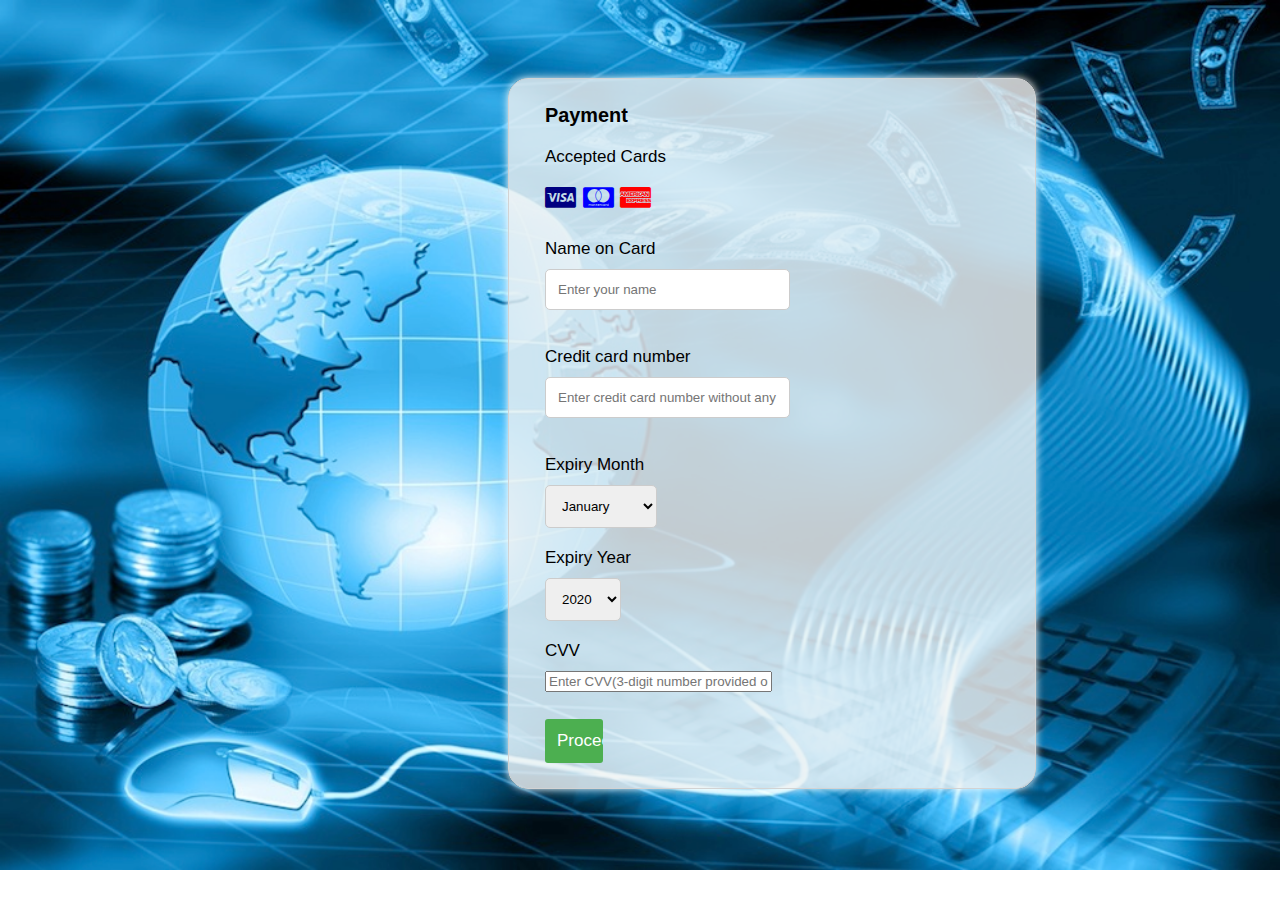
<file: sem3/Pract6/payment.html>
<!DOCTYPE html>
<html>
<head>
        <title>Payment</title>
        <link rel="stylesheet" href="https://cdnjs.cloudflare.com/ajax/libs/font-awesome/4.7.0/css/font-awesome.min.css">
        <link rel="stylesheet" href="Style/payment.css">
        <link rel="icon" type="image/png" href="Images/Vivago.png">
        <script  src="jS/payment.js" type="text/javascript"></script>
</head>
        <body>
                <div class="row">
                        <div class="col-75">
                                <div class="container">
                                        <form  name="form1" action="congrats.html">
                                                <div class="col-50">
                                                        <h3>Payment</h3>
                                                        <label for="fname">Accepted Cards</label>
                                                        <div class="icon-container">
                                                                <i class="fa fa-cc-visa" style="color:navy;"></i>
                                                                <i class="fa fa-cc-mastercard" style="color:blue;"></i>
                                                                <i class="fa fa-cc-amex" style="color:red;"></i>
                                                        </div>
                                                        <label for="cname">Name on Card</label>
                                                        <input style="width: 150%;" type="text"  id="cname" name="cardname" placeholder="Enter your name" onblur="checkname();">
                                                        <p style="color: red;" id = "qwerty1" ></p>
                                                        <label for="ccnum">Credit card number</label>
                                                        <input style="width: 150%;" type="text"  id="ccnum" name="cardnum" placeholder="Enter credit card number without any special characters " onblur="cardnumber(document.form1.cardnum);">
                                                        <p style="color: red;" id = "qwerty"></p>
                                                        <label for="expmonth">Expiry Month</label>
                                                        <select id="mySelect" class="v">
                                                                <option value="jan">January</option>
                                                                <option value="feb">February</option>
                                                                <option value="mar">March</option>
                                                                <option value="apr">April</option>
                                                                <option value="may">May</option>
                                                                <option value="jun">June</option>
                                                                <option value="jul">July</option>
                                                                <option value="aug">August</option>
                                                                <option value="sep">September</option>
                                                                <option value="oct">October</option>
                                                                <option value="nov">November</option>
                                                                <option value="dec">December</option>
                                                        </select>
                                                        <label for="expyear">Expiry Year</label>
                                                        <select id="expyear" class="v">
                                                                <option value="2020">2020</option>
                                                                <option value="2021">2021</option>
                                                                <option value="2022">2022</option>
                                                                <option value="2023">2023</option>
                                                                <option value="2024">2024</option>
                                                        </select>
                                                        <label for="cvv">CVV</label>
                                                        <input style="width: 150%;" type="password" id="cv" name="cv" placeholder="Enter CVV(3-digit number provided on the backside of credit card)" onblur="cvvcheck();">
                                                        <p style="color: red;" id="demo"></p>
                                                        <input  class="btn" type="button" value="Proceed" onclick="finalcheck();"  />
                                                </div>
                                        </form>
                                </div>
                        </div>
                </div>
        </body>
</html>
</file>
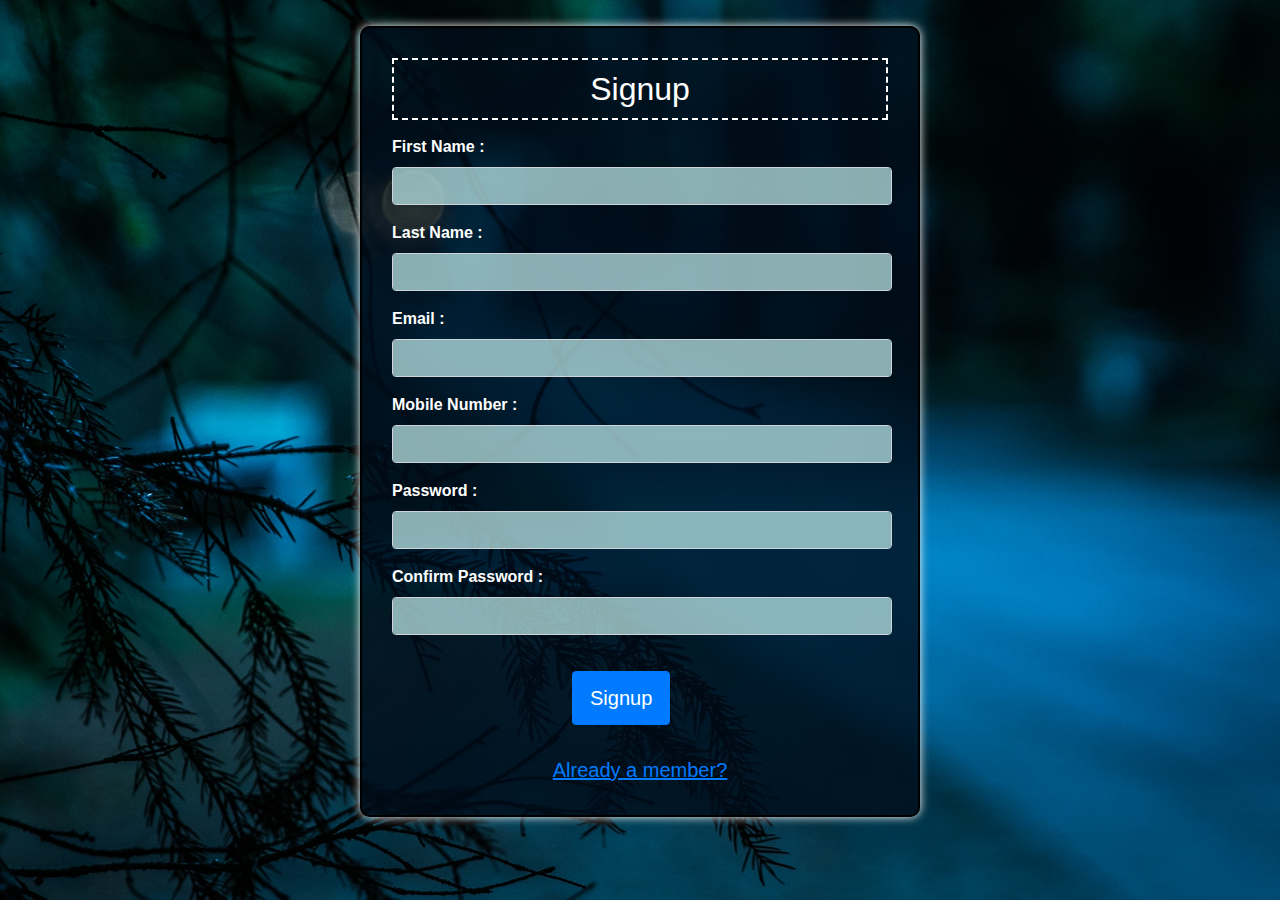
<file: sem3/Pract6/signup.html>
<!DOCTYPE html>
<html lang="en">
        <head>
                <meta charset="utf-8">
                <title>Vivago - Signup</title>
                <link rel='stylesheet' href='Style/loginstyle.css' type='text/css' />
                <link rel="icon" type="image/png" href="Images/Vivago.png">
                <link rel="stylesheet" href="https://maxcdn.bootstrapcdn.com/bootstrap/4.0.0/css/bootstrap.min.css" integrity="sha384-Gn5384xqQ1aoWXA+058RXPxPg6fy4IWvTNh0E263XmFcJlSAwiGgFAW/dAiS6JXm" crossorigin="anonymous">
                <script src="jS/signup.js" type="text/javascript">
                </script>
        </head>
        <body>
                <div class="formcontainer">
                        <h2 align="center">Signup</h2>
                        <form name="signupform" action="Php/insertuser.php" method="post">
                                <div class="form-group">
                                        <label for="fname">First Name :</label>
                                        <input type="text" class="form-control" id="name" name="firstname" required>
                                </div>
                                <div class="form-group">
                                        <label for="lname">Last Name :</label>
                                        <input type="text" class="form-control" id="name" name="lastname" required>
                                </div>
                                <div class="form-group">
                                        <label for="email">Email :</label>
                                        <input type="text" class="form-control" id="eid" name="email" required>
                                </div>
                                <div class="form-group">
                                        <label for="mobilenumber">Mobile Number :</label>
                                        <input type="text" class="form-control" id="mobilenumber" name="mobile" required>
                                </div>
                                <div class="form-group">
                                        <label for="pwd">Password :</label>
                                        <input type="password" class="form-control" id="pwd" name="password" required>
                                </div>
                                <div class="form-group">
                                        <label for="cpwd">Confirm Password :</label>
                                        <input type="password" class="form-control" id="cpwd" name="confirmpassword" required>
                                </div>
                                <button type="submit" class="btn btn-primary" onclick="ValidateData()">
                                        <div class="btntxt">Signup</div>
                                </button>
                        </form>

                        <a href="login.html" class="alreadymem">Already a member?</a>
                </div>
                <script src="https://code.jquery.com/jquery-3.2.1.slim.min.js" integrity="sha384-KJ3o2DKtIkvYIK3UENzmM7KCkRr/rE9/Qpg6aAZGJwFDMVNA/GpGFF93hXpG5KkN" crossorigin="anonymous"></script>
                <script src="https://cdnjs.cloudflare.com/ajax/libs/popper.js/1.12.9/umd/popper.min.js" integrity="sha384-ApNbgh9B+Y1QKtv3Rn7W3mgPxhU9K/ScQsAP7hUibX39j7fakFPskvXusvfa0b4Q" crossorigin="anonymous"></script>
                <script src="https://maxcdn.bootstrapcdn.com/bootstrap/4.0.0/js/bootstrap.min.js" integrity="sha384-JZR6Spejh4U02d8jOt6vLEHfe/JQGiRRSQQxSfFWpi1MquVdAyjUar5+76PVCmYl" crossorigin="anonymous"></script>

        </body>
</html>
</file>
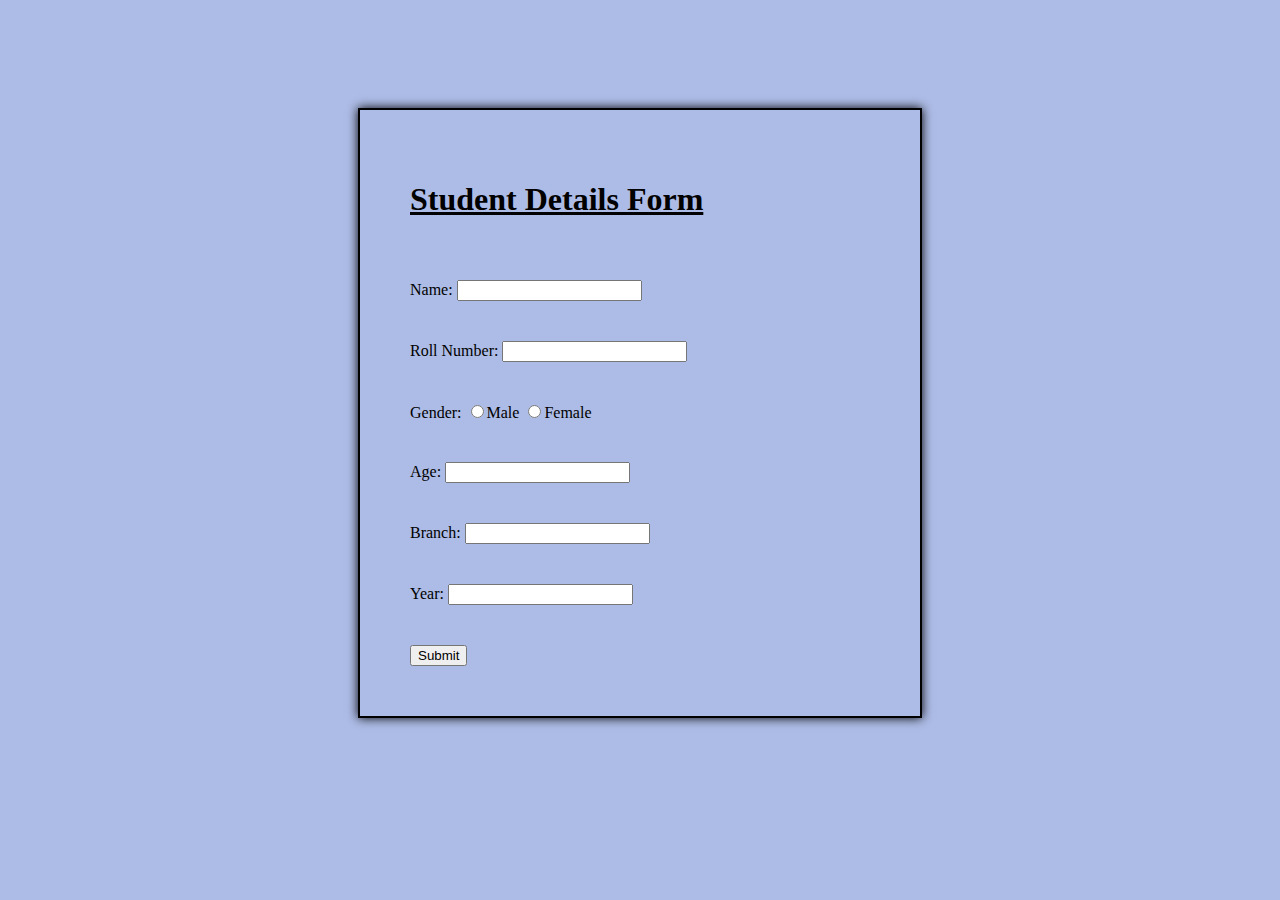
<file: sem3/Pract5/Q1/indexget.html>
<!DOCTYPE html>
<html lang="en" dir="ltr">
        <head>
                <meta charset="utf-8">
                <title>Form Handling</title>
                <link rel="stylesheet" href="style.css">
        </head>
        <body>
                <form action="http://localhost/getform.php" method="get">
                        <div class="form-flex">
                                <div>
                                        <h1><u>Student Details Form</u></h1>
                                </div>
                                <div>Name: <input type="text" name="name" required></div>
                                <div>Roll Number: <input type="number" name="roll" required></div>
                                <div>Gender: <input type="radio" name="gen" value="male">Male <input type="radio" name="gen" value="female">Female</div>
                                <div>Age: <input type="number" name="age"></div>
                                <div>Branch: <input type="text" name="branch"></div>
                                <div>Year: <input type="number" name="year"></div>
                                <div><input type="submit" value="Submit"></div>
                        </div>
                </form>
        </body>
</html>
</file>
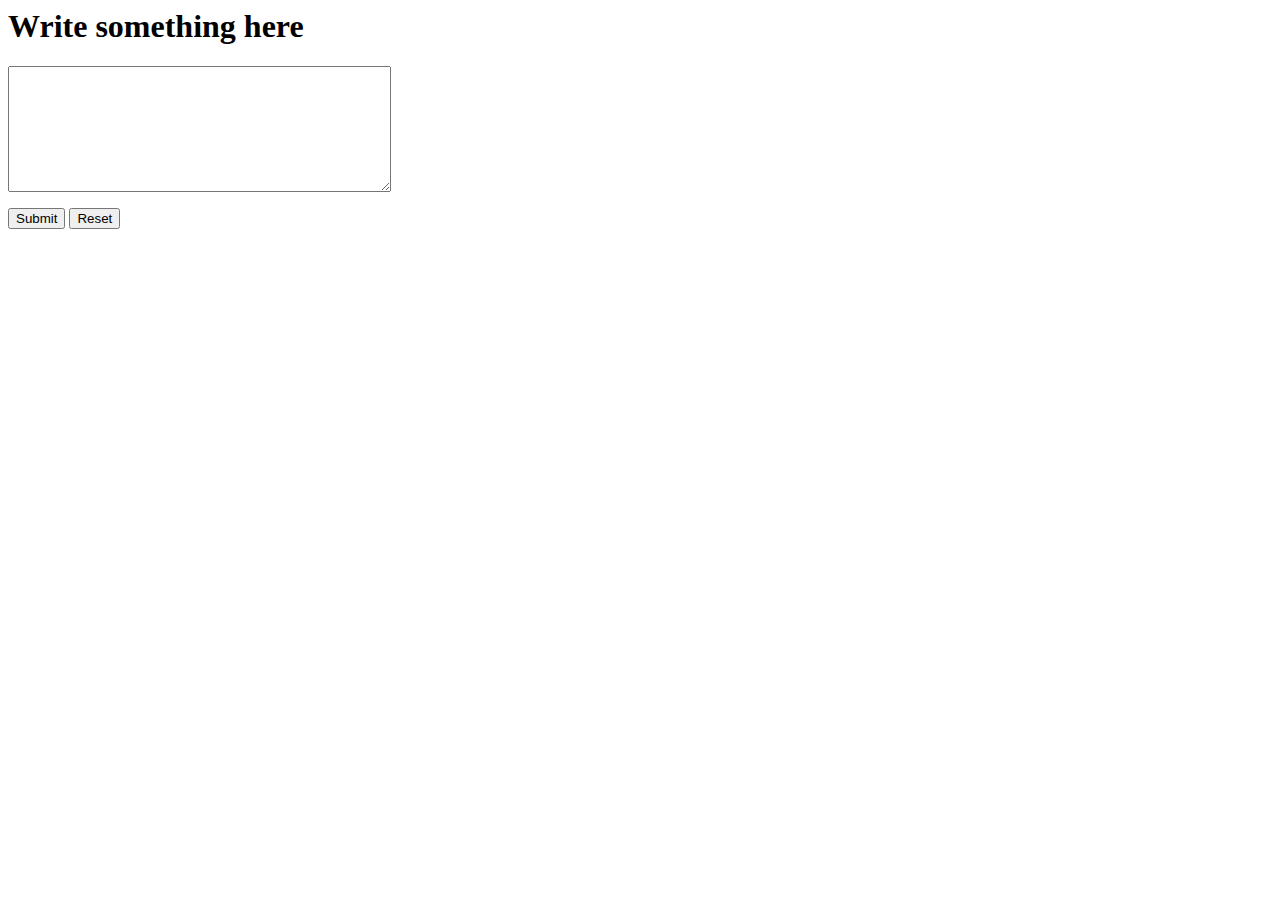
<file: sem4/pythonAssignment/ques15/ques15.html>
<html>
        <head>
                <title>Reverse Text Area</title>
        </head>
        <body>
                <h1> Write something here </h1>
                <form method="post" action="http://localhost/cgi-bin/ques15.py">
                        <p>
                                <textarea name = "mytext" rows = 5 cols = 30 style='font-size: 15pt'></textarea>
                        </p>
                        <p>
                                <input type="submit"> <input type="reset">
                        </p>
                </form>
        </body>
</html>
</file>
<file: sem3/Pract2/style.css>
@import url('https://fonts.googleapis.com/css?family=Noto+Sans+JP&display=swap');

.imgcrc {
  border-radius: 50%;
  margin-right: 10px;
}

body {
  background-color: #d4ebf2;
}

.navbar-brand {
  margin-left: 20px;
}

.nav-item {
  font-size: 15pt;
  font-weight: bold;
  margin: 0 30px;
}

.myclass {
    margin: 40px 100px;
}

.myclass img {
  height: 400px;
  float: right;
  margin-left: 30px;
  border-radius: 14px;
  border: 5px solid #fff;
  box-shadow: 0 0 15px rgba(0,0,0,0.5);
}

p {
  font-size: 18pt;
  line-height: 1.6;
}

h1 {
  padding-bottom: 20px;
  margin-bottom: 60px;
  font-size: 40pt;
  font-family: 'Noto Sans JP', sans-serif;
  border-bottom: 2px solid #000;
  text-shadow: 0 5px 10px #000;
}

.myflex {
  margin: 60px 0;
  display: flex;
  flex-direction: row;
  justify-content: space-around;
  font-size: 18pt;
  border-radius: 20px;
  background-color: rgba(255, 255, 255, 0.5);
  padding: 40px 40px;
  box-shadow: 0 0 20px rgba(0,0,0,0.5);
}

.myflex div {
  background-color: #e6adbc;
  padding: 20px 30px;
  border-radius: 10px;
}

.formcontainer {
  margin: 0 auto;
  border: 2px solid #000000;
  padding: 30px;
  width: 560px;
  border-radius: 10px;
}

input[type=text] {
  width: 500px;
}

input[type=password] {
  width: 500px;
}

.formcontainer button {
  margin-top: 20px;
  margin-left: 180px;
}

.btntxt {
  font-size: 15pt;
  margin: 5px;
}

.imgft {
  filter: drop-shadow(0 0 10px #000);
}

.ft {
  border-top: 2px solid #000;
  padding: 40px 0;
}

.copyright {
  text-align: center;
  background-color: #000000;
  font-size: 15pt;
}

hr {
  border-top: 2px solid #000000;
  margin: 50px 0;
}
</file>
<file: sem3/Pract4/style.css>
* {
        margin: 0;
        padding: 0;
}

body {
        background: linear-gradient(#000, #4c4c4c);
}

.formcontainer {
        margin: 5% auto;
        background-color: #000d1a;
        color: #ffffff;
        border: 2px solid #000000;
        padding: 30px;
        width: 560px;
        border-radius: 10px;
}

h2 {
        border: 2px dashed #ffffff;
        padding: 10px;
}

.form-group {
        margin-top: 15px;
}

label {
        font-weight: bold;
}

input[type=text] {
        width: 500px;
        background-color: #c4f2f2;
}

input[type=password] {
        width: 500px;
        background-color: #c4f2f2;
}

.formcontainer button {
        margin-top: 20px;
        margin-left: 180px;
}

.btntxt {
        font-size: 15pt;
        margin: 5px;
}
</file>
<file: sem3/Pract6/Style/style.css>
@import url('https://fonts.googleapis.com/css?family=Abril+Fatface|Pacifico|Ubuntu&display=swap');

* {
        box-sizing: border-box;
        margin: 0;
        padding: 0;
}

body {
        background-color: #e8f4f8;
}

header {
        background-image: url("../Images/hotel.jpg");
        background-position: center;
        background-size: cover;
        background-repeat: no-repeat;
        height: 100vh;
        margin: 0;
}

.notfull {
        height: auto;
        background-color: #894c16 !important;
        background-image: url();
}

header .sitetitle {
        font-family: 'Pacifico', cursive;
        color: #fff;
        font-size: 40pt;
}

.head-flex {
        display: flex;
        justify-content: space-between;
        padding: 30px 80px;
}

.login {
        display: flex;
        align-items: center;
        font-size: 20pt;
        font-weight: bold;
        color: #222;
        margin: 0;
}

.login:hover {
        border-bottom: 5px solid #222;
}

.header-content {
        text-align: center;
        font-family: 'Abril Fatface', cursive;
        font-size: 60pt;
        margin-top: 25vh;
        color: #fff;
}

a {
        text-decoration: none;
}

.scrolldowntocontent {
        margin: 30vh auto;
        background-color: rgba(255,255,255,0.8);
        border-radius: 50%;
        display: block;
        cursor: pointer;
}

.scrolldowntocontent:hover {
        background-color: rgba(255,255,255,1);
}

.search-container {
        background-color: #08AEEA;
        background-image: linear-gradient(108deg, #08AEEA 0%, #2AF598 100%);
        margin: 80px 70px;
        padding: 40px;
        border-radius: 15px;
        box-shadow: 0 0 15px #000;
}

.search-container h1 {
        text-align: center;
        color: #444;
        margin-bottom: 20px;
}

.search-bar {
        display: flex;
        align-items: center;
        justify-content: space-between;
}

.search-bar label {
        font-size: 18pt;
}

.search-bar input {
        text-align: right;
        padding: 0 15px;
        font-size: 15pt;
        height: 50px;
        width: 250px;
        margin: 0 5px;
}

.search-bar select {
        text-align: right;
        padding: 0 15px;
        font-size: 15pt;
        height: 50px;
        width: 250px;
        margin: 0 5px;
}

button {
        border: 0;
}

button:hover {
        background-color: #111;
        color: #eee;
}

.searchbutton {
        font-size: 18pt;
        display: flex;
        justify-content: center;
        align-items: center;
        height: 45px;
        cursor: pointer;
        border-radius: 5px;
        padding: 0 13px;
        background-color: #333;
        color: #ccc
}

.imgoffer {
        display: block;
        margin: 0 auto;
        margin-bottom: 100px;
}

footer {
        background-color: #763b76;
        border-top: 15px solid #b266b2;
        text-align: center;
        padding: 50px 0;
}

.followtray {
        margin-bottom: 30px;
}

.followtray .fa {
        font-size: 60px;
        margin: 0 20px;
        text-align: center;
        text-decoration: none;
        color: #fff;
}

.followtray .fa:hover {
  opacity: 0.7;
}


.copyrights {
        color: #fff;
        font-size: 15pt;
}

.copyrights a {
        color: #fff;
        border-bottom: 2px solid #fff;
}

.copyrights a:hover {
        opacity: 0.7;
}

.bumpertitle {
        text-align: center;
        font-family: 'Ubuntu', sans-serif;
        margin: 150px auto;
        font-size: 40pt;
        color: #3a5cbf;
}

.bumpertitle span {
        border: 7px dashed #3a5cbf;
        padding: 30px;
}

.bumperlist {
        font-size: 18pt;
        font-family: 'Ubuntu', sans-serif;
        line-height: 3.0;
        background-color: #1db565;
        margin: 100px;
        border: 1px solid #000;
        border-radius: 10px;
        padding: 35px;
        padding-left: 100px;
}
</file>
<file: sem3/Pract6/Style/slide.css>
ul, ol {
        list-style: none
}

.main {
        width: 75%;
        margin: 100px auto;
        overflow: hidden;
        color: #fff;
        border-radius: 30px;
        border: 10px solid #fff;
        box-shadow: 0 0 20px #000;
}

.slider {
        position: relative;
}

.slider .slider-parent {
        padding: 0;
        display: flex;
}

.slider .slider-parent .images-list {
        background-size: cover;
}

.slider .slider-parent .images-list:first-of-type, .slider .slider-parent .images-list:last-of-type {
background-image: url('../Images/hotel0.jpg');
}

.slider .slider-parent .images-list:nth-of-type(2) {
        background-image: url('../Images/hotel1.jpg');
}

.slider .slider-parent .images-list:nth-of-type(3) {
        background-image: url('../Images/hotel2.jpg');
}

.slider .slider-parent .images-list:nth-of-type(4) {
        background-image: url('../Images/hotel3.jpeg');
}

.slider .slider-parent .images-list:nth-of-type(5) {
        background-image: url('../Images/hotel4.jpg');
}

.slider .buttom-circles {
        position: absolute;
        transform: translate(-50%, -50%);
        left: 50%;
        bottom: 10px;
}

.slider .buttom-circles .buttom-circles-list {
        display: inline-block;
}

.slider .buttom-circles .buttom-circles-list:hover .fa:before, .slider .buttom-circles .buttom-circles-list.slider-active .fa:before {
        content: "\f111";
}

.slider > .fa {
        position: absolute;
        top: 45%;
}

.slider > .fa:first-of-type { right: 5px}
.slider > .fa:last-of-type { left: 5px}
.slider .fa {
        text-shadow: 5px 5px 5px #555;
        cursor: pointer
}

@media(min-width: 100px) and (max-width: 767px) {
        .slider > .fa { font-size: 25px }
        .slider .buttom-circles .buttom-circles-list { visibility: hidden }
}

@media(min-width: 768px) and (max-width: 991px) {
        .slider > .fa { font-size: 50px }
        .slider .buttom-circles .buttom-circles-list { visibility: hidden }
}

@media(min-width: 992px) and (max-width: 1199px) {
        .slider > .fa { font-size: 75px }
        .slider .buttom-circles .buttom-circles-list { font-size: 17px }
}

@media(min-width: 1200px) {
        .slider > .fa { font-size: 100px }
        .slider .buttom-circles .buttom-circles-list { font-size: 25px }
}
</file>
<file: sem3/Pract5/style.css>
body {
        padding: 100px 50px;
        background-color: #adbce6;
}

form {
        display: flex;
        justify-content: center;
}

.form-flex {
        display: flex;
        width: 500px;
        flex-direction: column;
        padding: 30px;
        border: 2px solid #000;
        box-shadow: 0 0 10px #000;
}

.form-flex > div {
        margin: 20px;
}
</file>
<file: sem3/Pract6/Style/loginstyle.css>
* {
        margin: 0;
        padding: 0;
}

body {
        background-image: url("../Images/signup.jpg");
        background-repeat: no-repeat;
        background-size: cover;
        background-position: center;
}

.formcontainer {
        margin: 2% auto;
        background-color: rgba(0,13,26,0.8);
        color: #ffffff;
        border: 2px solid #000000;
        padding: 30px;
        width: 560px;
        border-radius: 10px;
        box-shadow: #ffffff 0 0 10px;
}

h2 {
        border: 2px dashed #ffffff;
        padding: 10px;
}

.form-group {
        margin-top: 15px;
}

label {
        font-weight: bold;
}

input[type=text], input[type=password] {
        width: 500px;
        background-color: rgba(196,242,242,0.7);
}

.formcontainer button {
        margin-top: 20px;
        margin-left: 180px;
}

.btntxt {
        font-size: 15pt;
        margin: 5px;
}

.alreadymem {
        display: block;
        text-decoration: underline;
        font-size: 15pt;
        margin-top: 30px;
        text-align: center;
}
</file>
<file: sem3/Pract6/Style/payment.css>
body {
        font-family: Arial;
        font-size: 17px;
        padding: 70px;
        padding-left: 500px;
        background-image: url('../Images/payment.jpg');
        background-repeat: no-repeat;
        background-size: cover;
}

.row {
        display: -ms-flexbox;
        display: flex;
        -ms-flex-wrap: wrap;
        flex-wrap: wrap;
        margin: 0 -16px;
}

.col-50 {
        -ms-flex: 50%;
        flex: 50%;
}

.col-75 {
        -ms-flex: 75%; /* IE10 */
        flex: 75%;
}

.col-50,
.col-75 {
        padding: 0 16px;
        width: 30%;
}

.container {
        float: center;
        width: 70%;
        background-color: rgba(242,242,242,0.8);
        padding: 5px 20px 15px 20px;
        border: 1px solid lightgrey;
        border-radius: 20px;
        box-shadow: 0 0 8px #fff;
}

.v{
        margin-bottom: 20px;
        padding: 12px;
        border: 1px solid #ccc;
        border-radius: 5px;
}

input[type=text] {
        margin-bottom: 20px;
        padding: 12px;
        border: 1px solid #ccc;
        border-radius: 5px;
}

label {
        margin-bottom: 10px;
        display: block;
}

.icon-container {
        margin-bottom: 20px;
        padding: 7px 0;
        font-size: 24px;
}

.btn {
        background-color: #4CAF50;
        color: white;
        padding: 12px;
        margin: 10px 0;
        border: none;
        width: 40%;
        border-radius: 3px;
        cursor: pointer;
        font-size: 17px;
}

.btn:hover {
        background-color: #ccc;
        color: #4CAF50;
}

a {
        color: #2196F3;
}

hr {
        border: 1px solid lightgrey;
}
</file>
<file: sem3/Pract5/Q1/style.css>
body {
        padding: 100px 50px;
        background-color: #adbce6;
}

form {
        display: flex;
        justify-content: center;
}

.form-flex {
        display: flex;
        width: 500px;
        flex-direction: column;
        padding: 30px;
        border: 2px solid #000;
        box-shadow: 0 0 10px #000;
}

.form-flex > div {
        margin: 20px;
}
</file>
